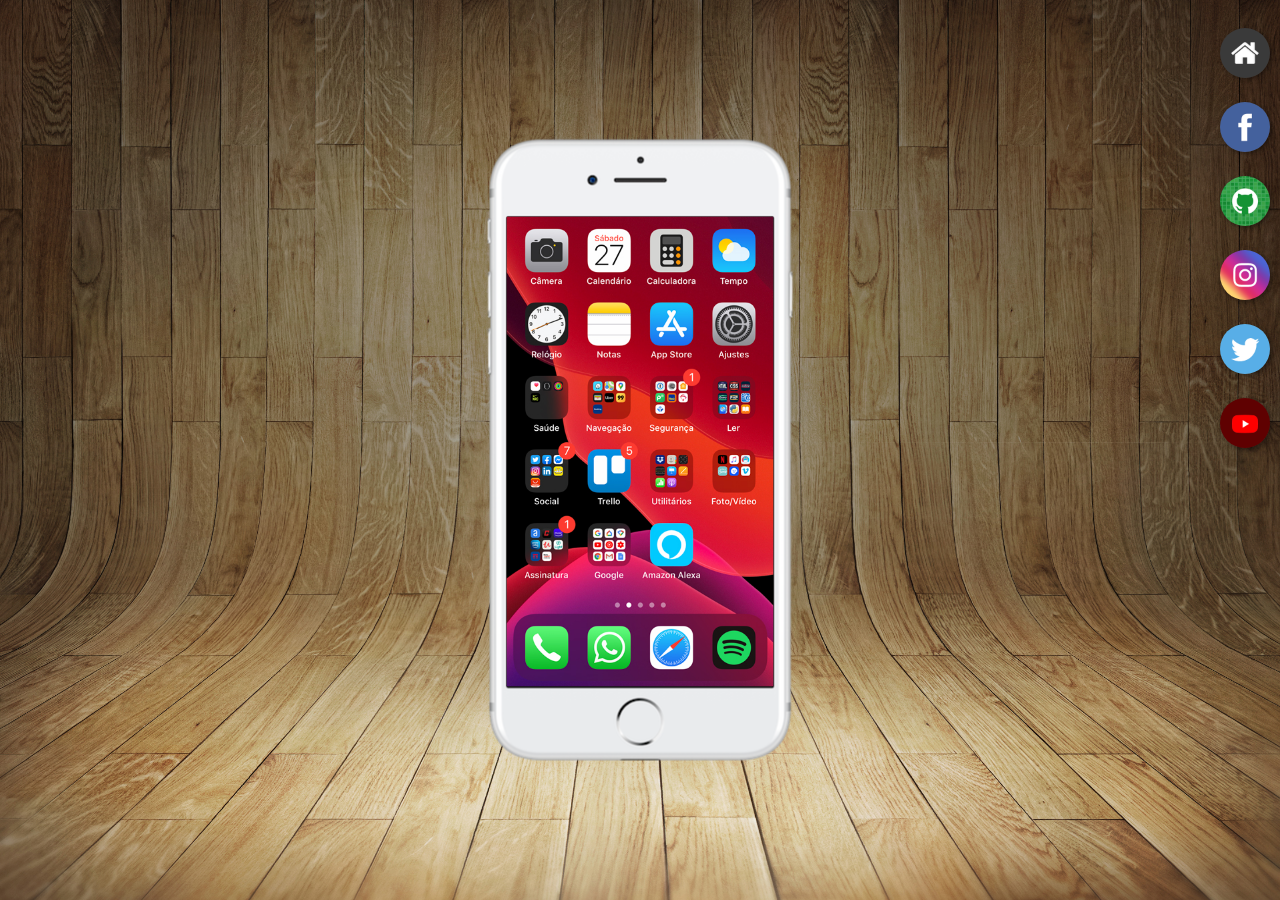
<file: index.html>
<!DOCTYPE html>
<html lang="pt-br">
<head>
    <meta charset="UTF-8">
    <meta name="viewport" content="width=device-width, initial-scale=1.0">
    <title>Projeto Redes Sociais</title>
    <link rel="shortcut icon" href="favicon.ico" type="image/x-icon">
    <link rel="stylesheet" href="estilos/style.css">
</head>
<body> 
    <main>
        <section id="telefone">
            <iframe src="home.html" frameborder="0" name="tela" id="tela" >
                Seu Navegador não é compativel com isso.
            </iframe>
        </section>
        <section id="redes-sociais">
            <a href="home.html" target="tela"><br><img src="imagens/logo-home.jpg" alt="Home"></a>
            <a href="facebook.html" target="tela"><br><img src="imagens/logo-facebook.jpg" alt="Facebook"></a>
            <a href="github.html" target="tela"><br><img src="imagens/logo-github.jpg" alt=""></a>
            <a href="instagram.html" target="tela"><br><img src="imagens/logo-instagram.jpg" alt="Instagram"></a>
            <a href="twitter.html" target="tela"><br><img src="imagens/logo-twitter.jpg" alt="Twitter"></a>
            <a href="youtube.html" target="tela"><br><img src="imagens/logo-youtube.jpg" alt="Youtube"></a>
        </section>
    </main>
</body>
</html>
</file>
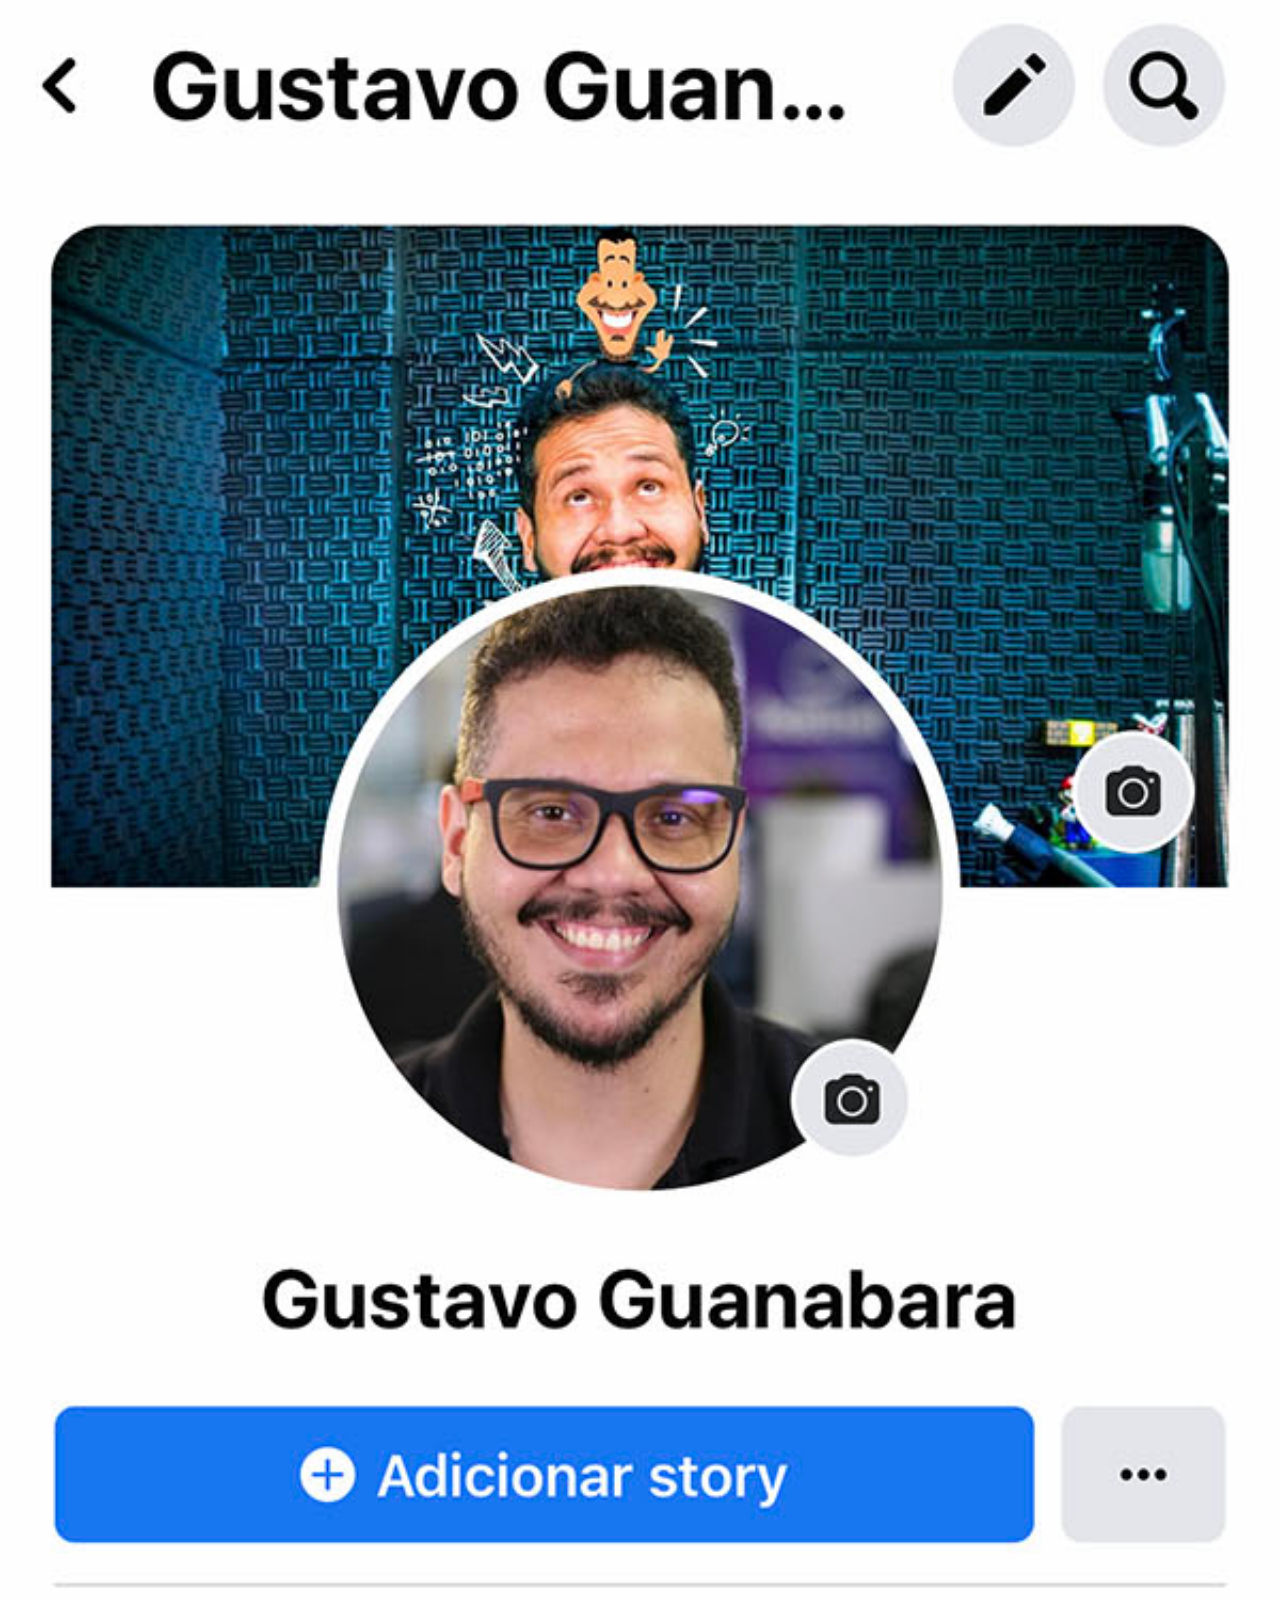
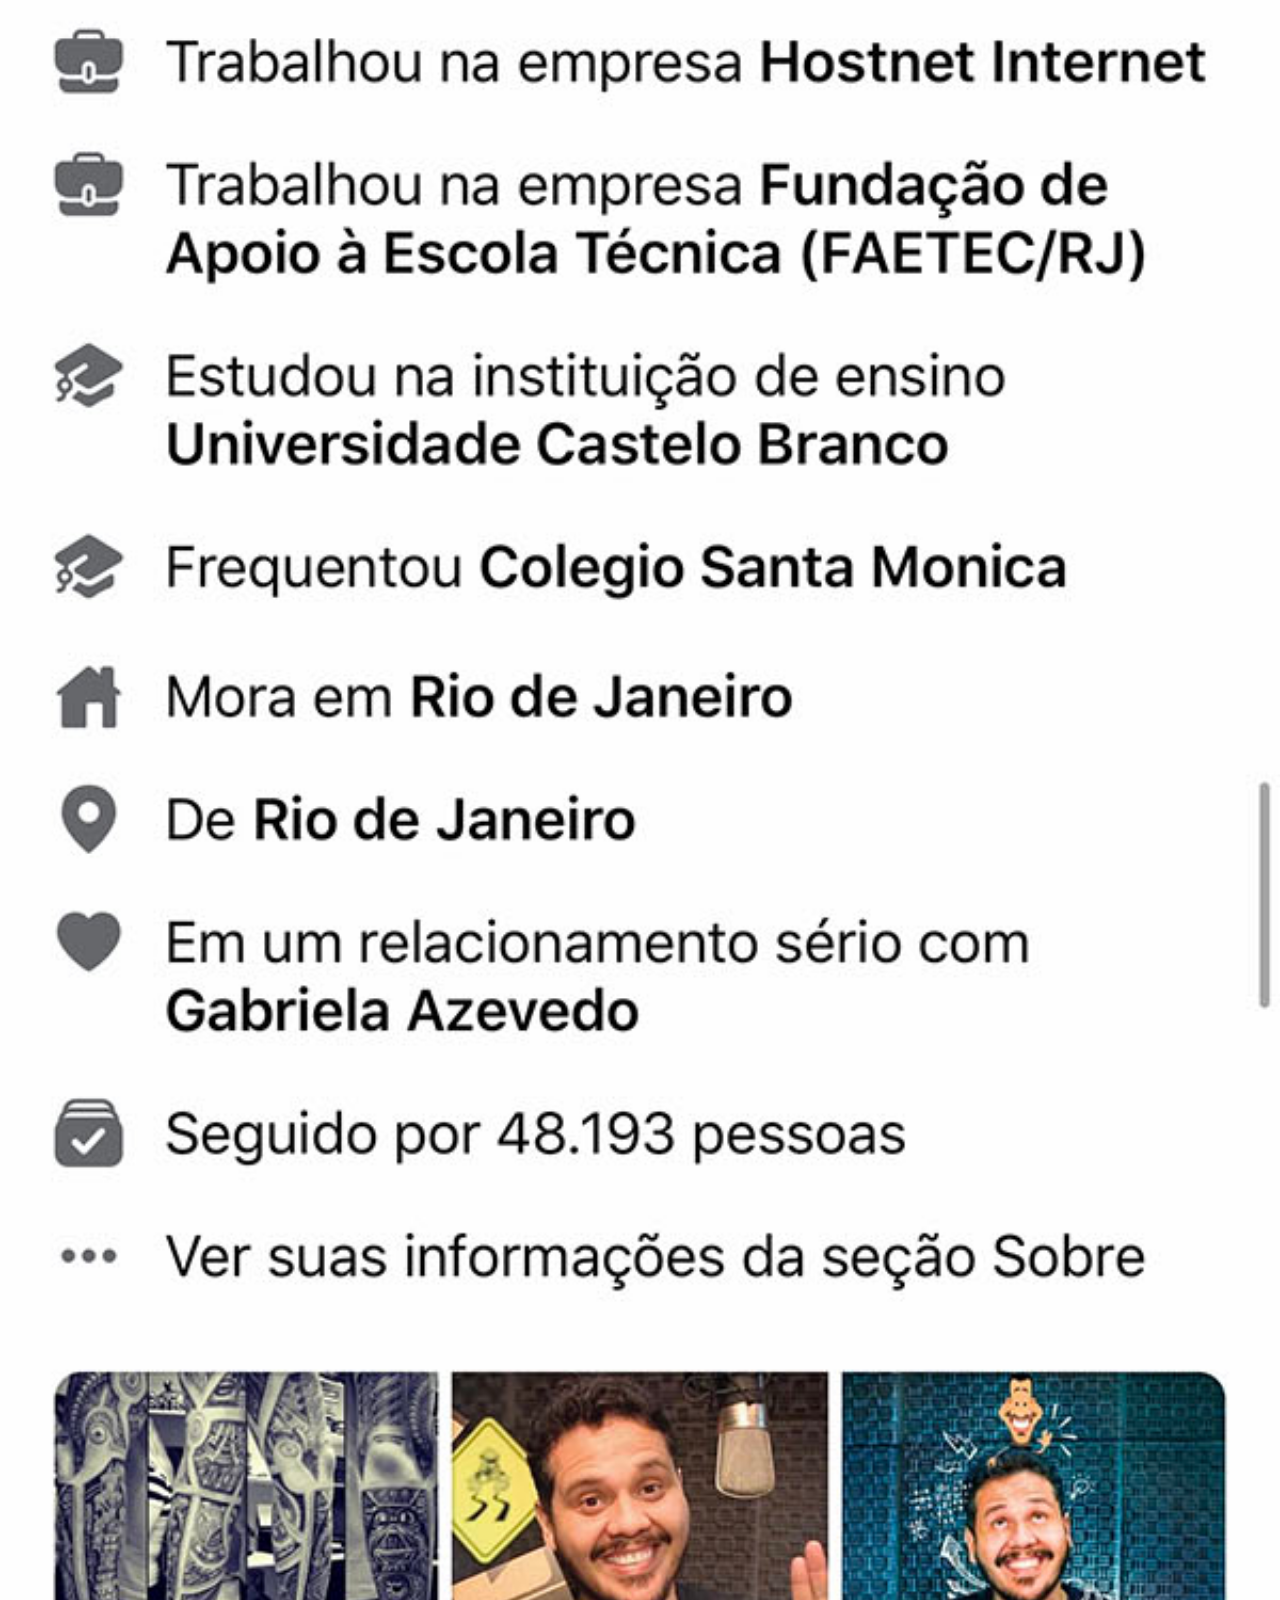
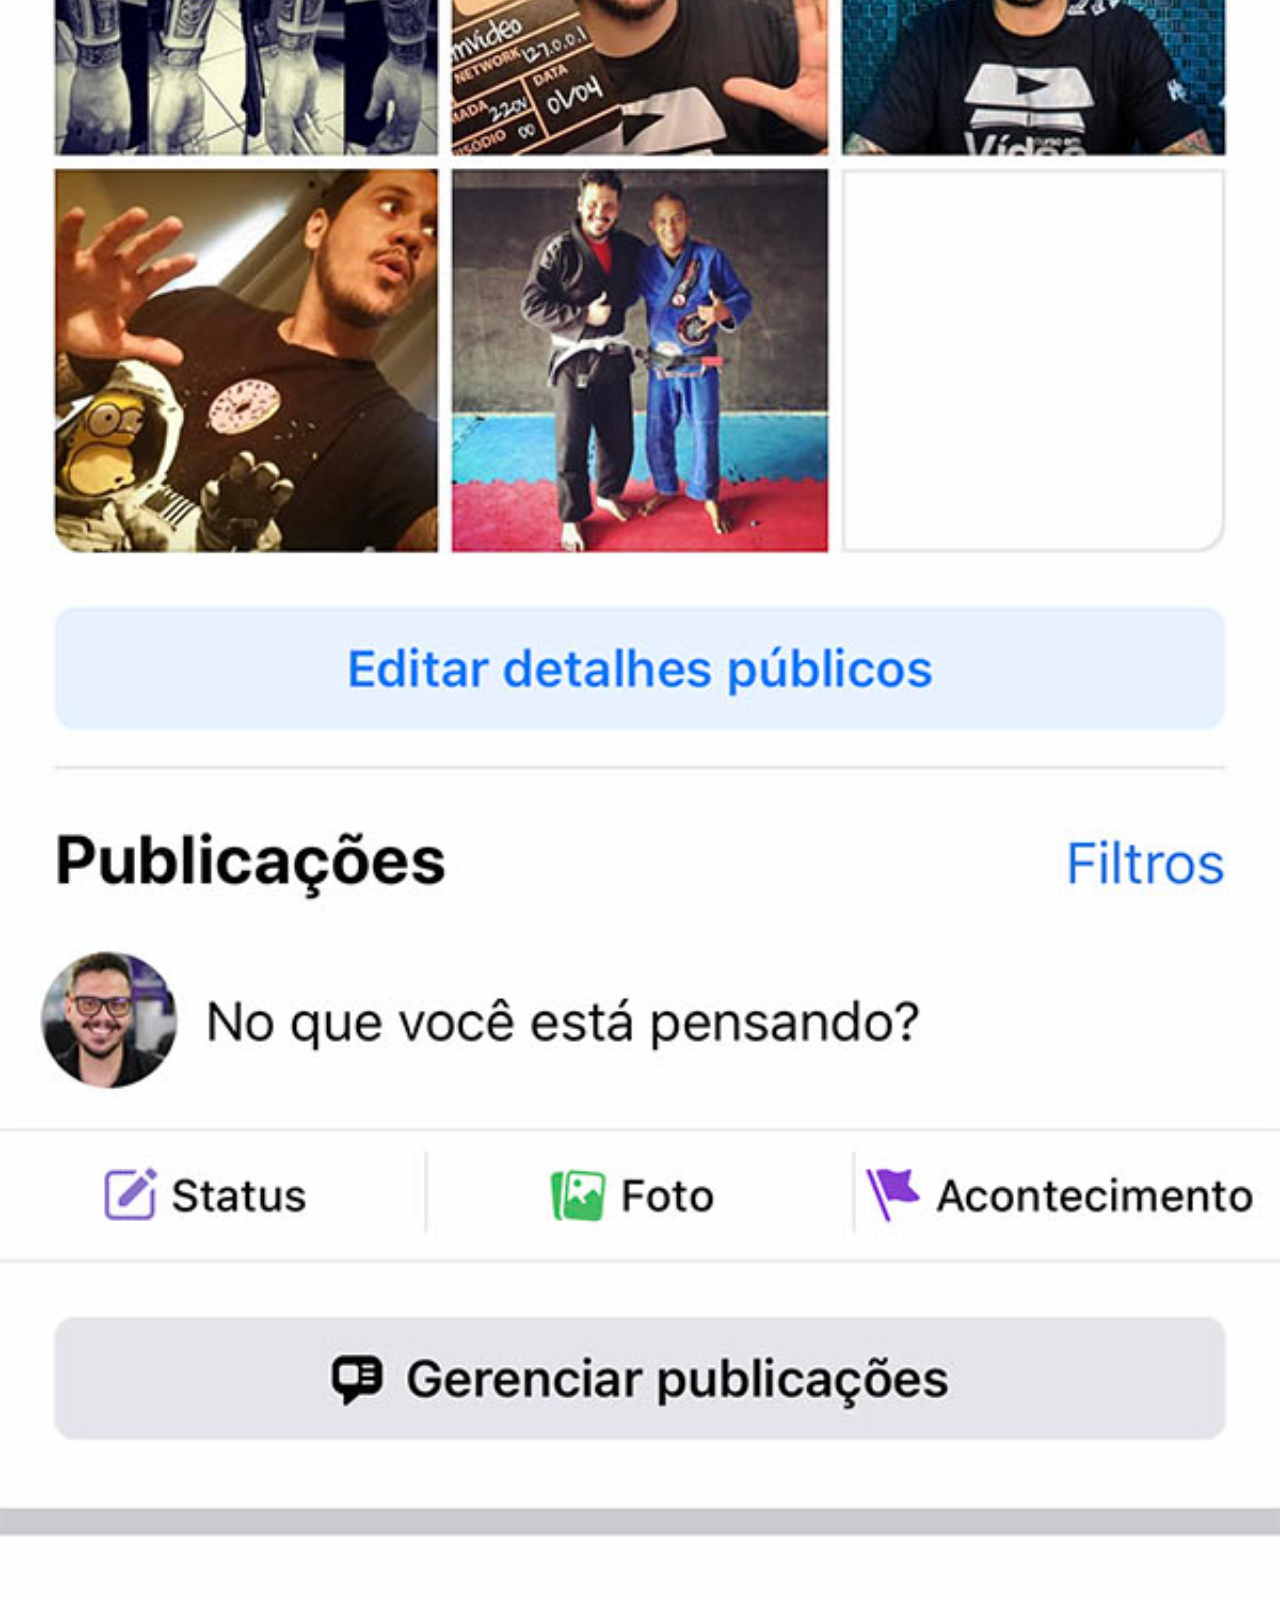
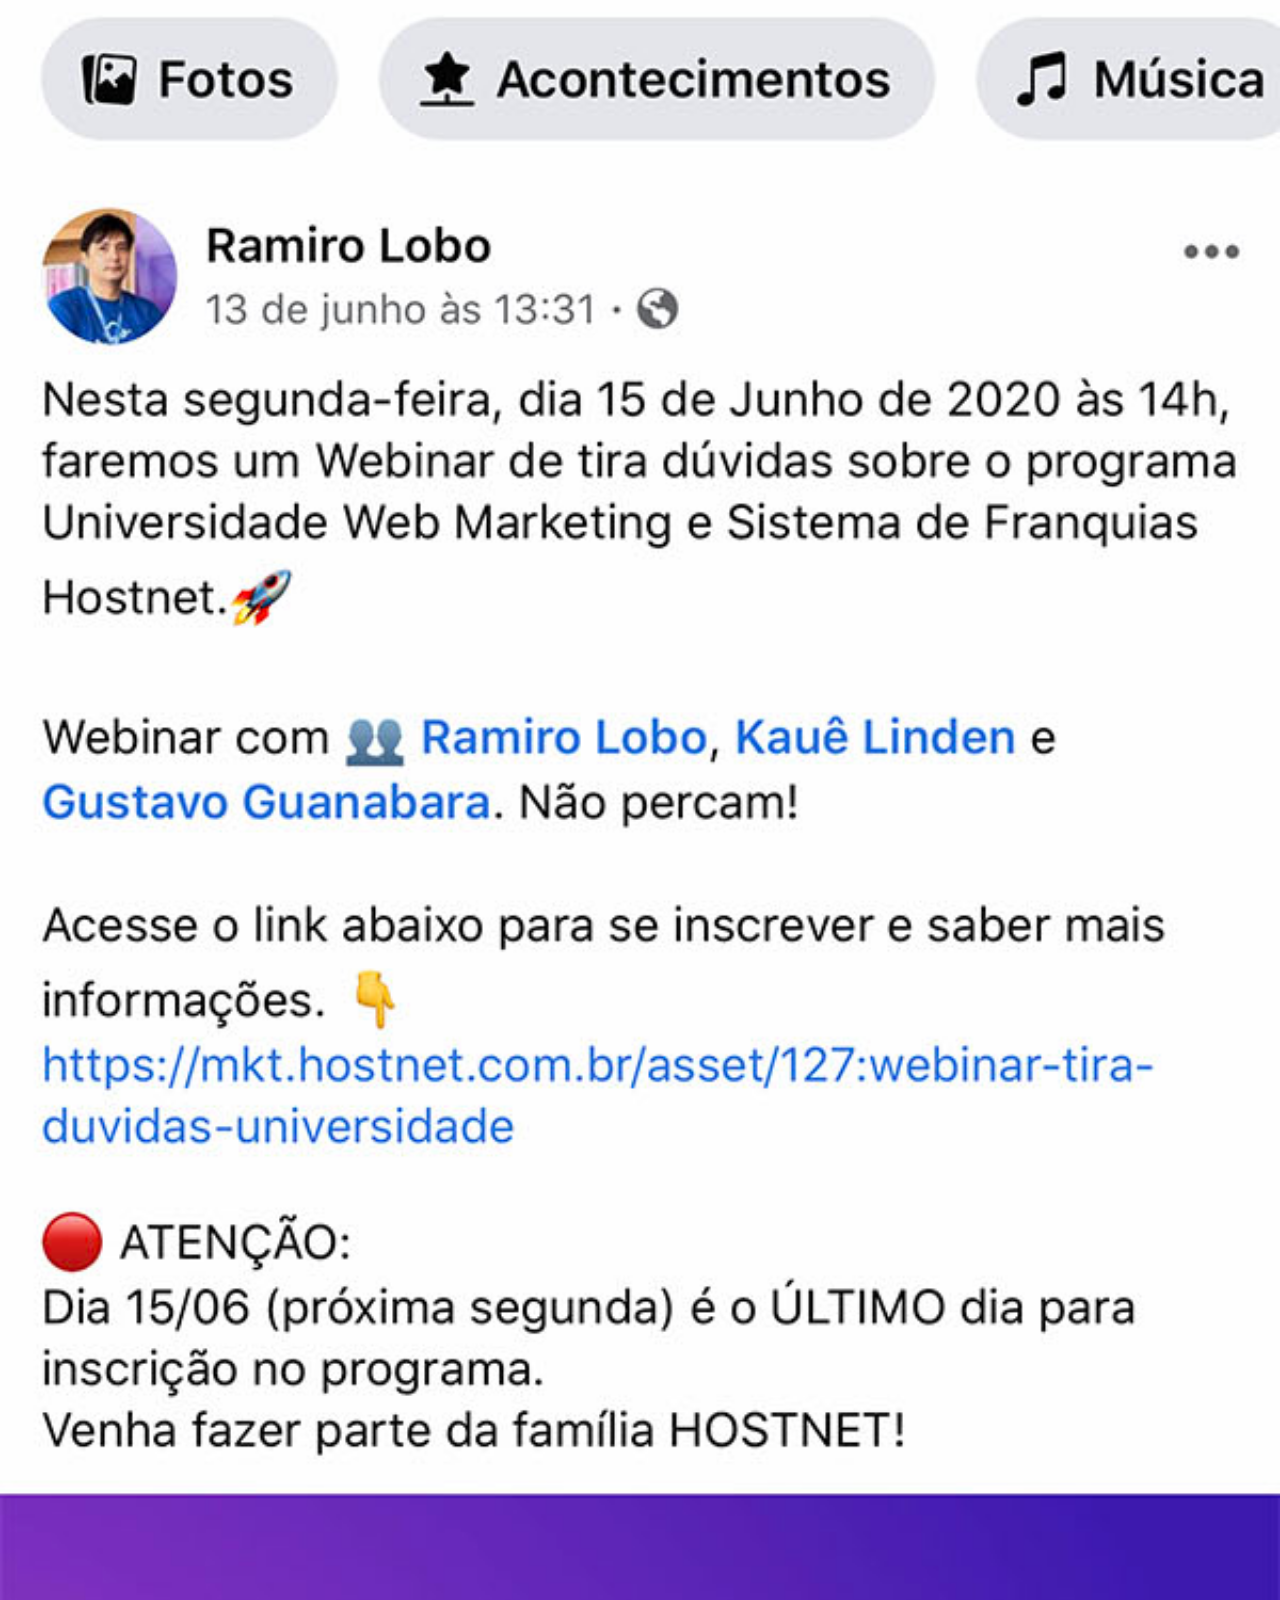
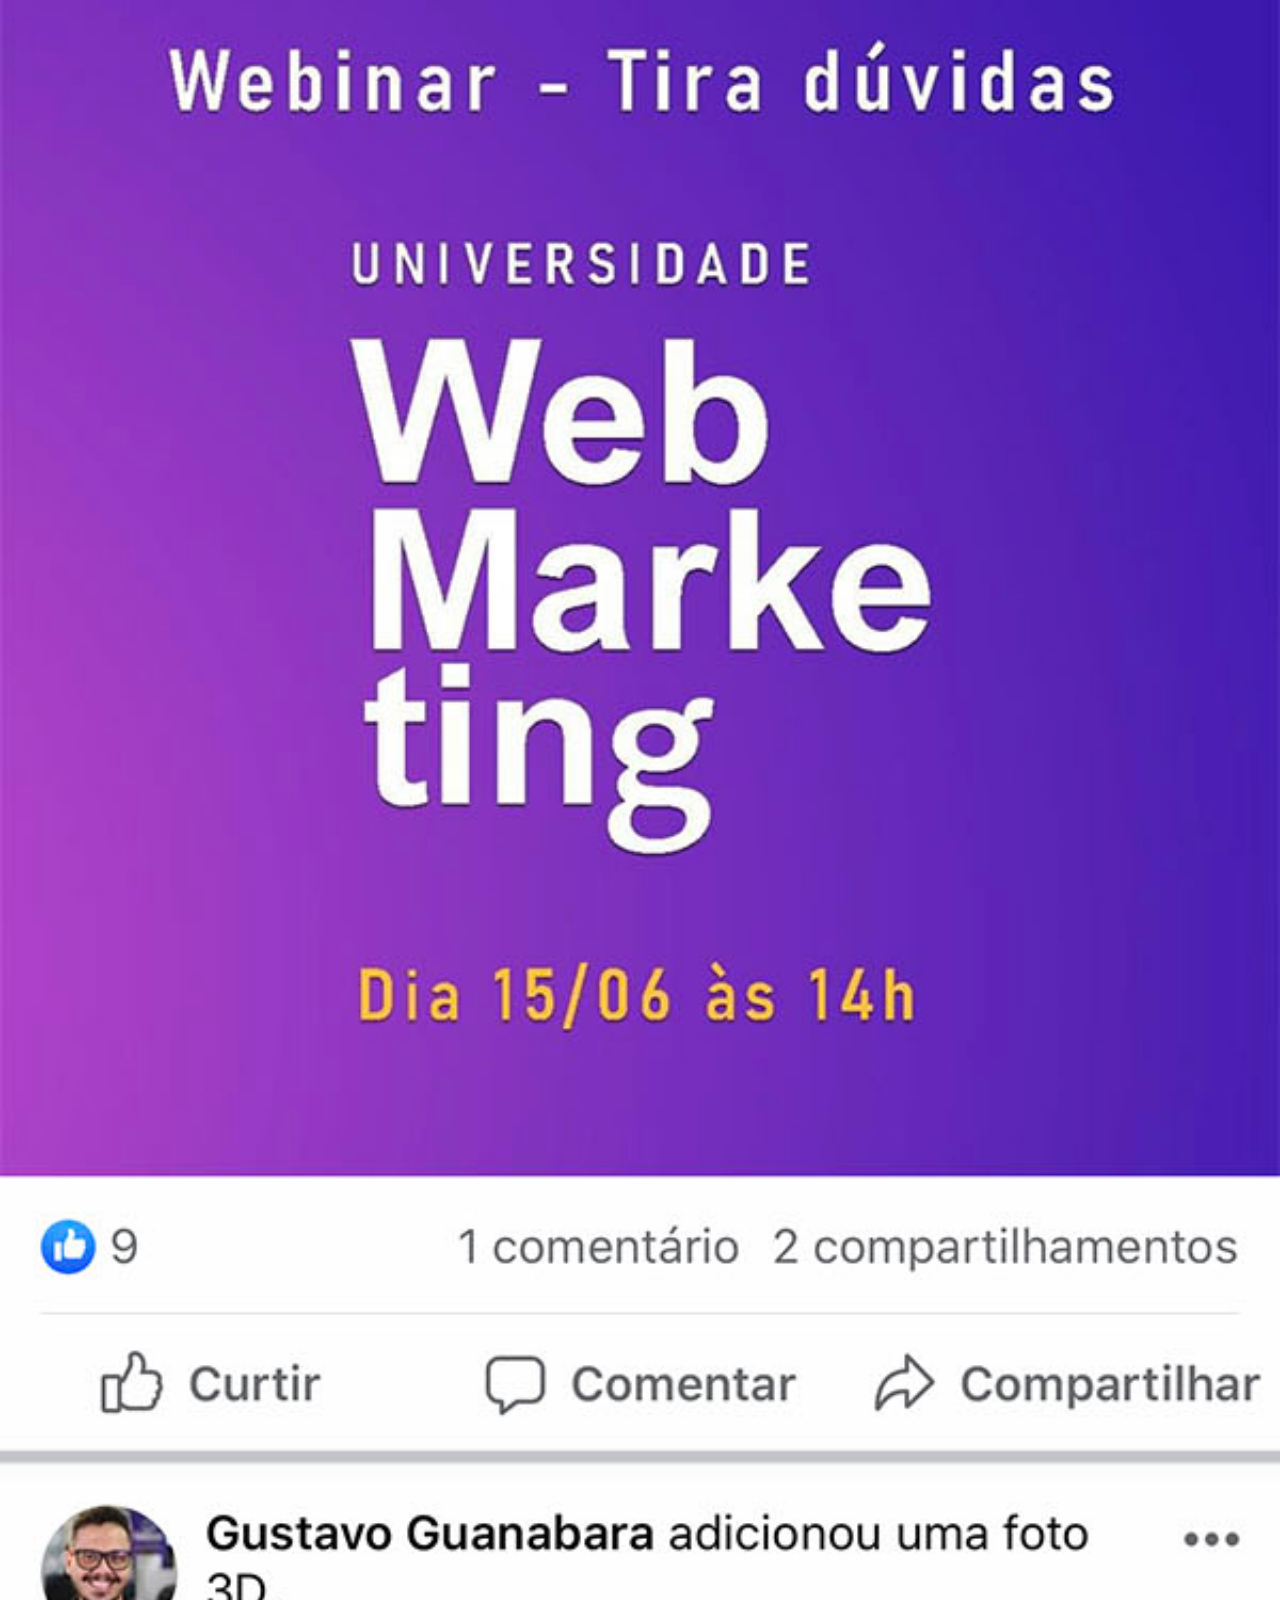
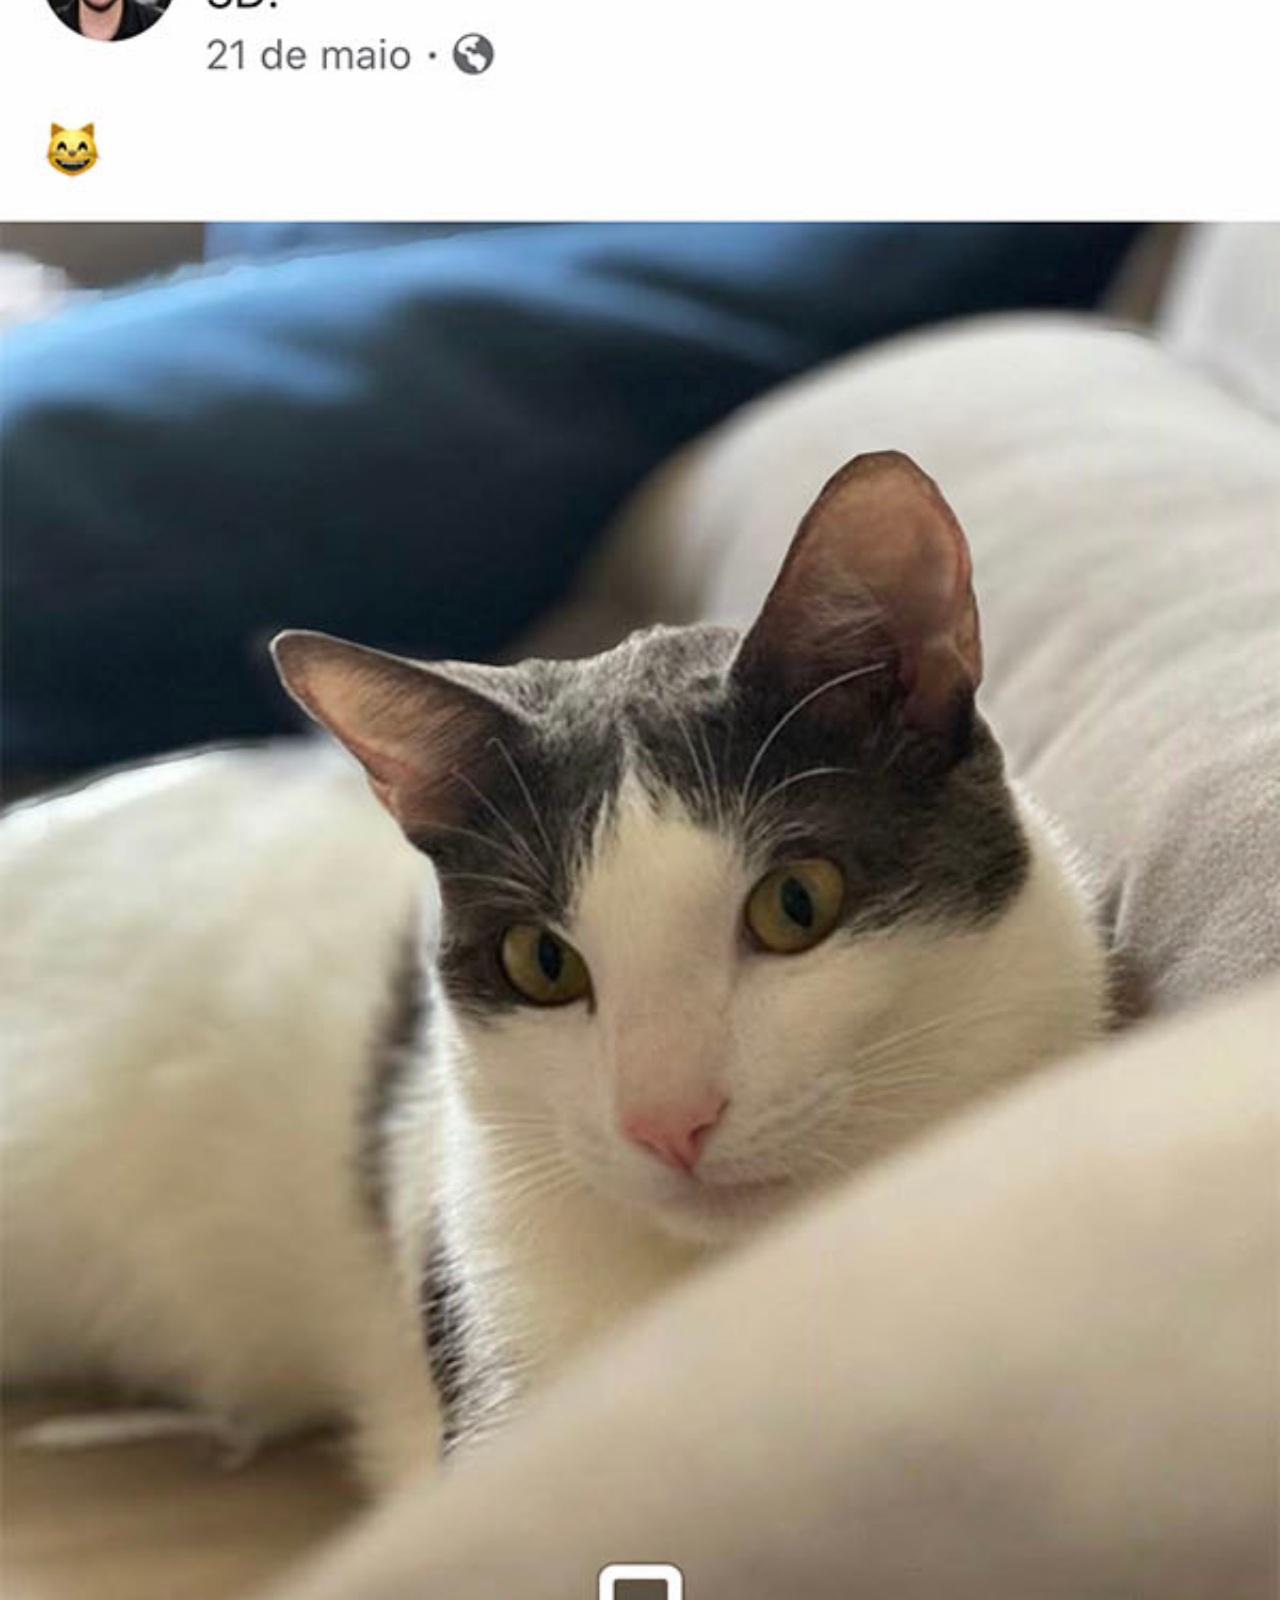
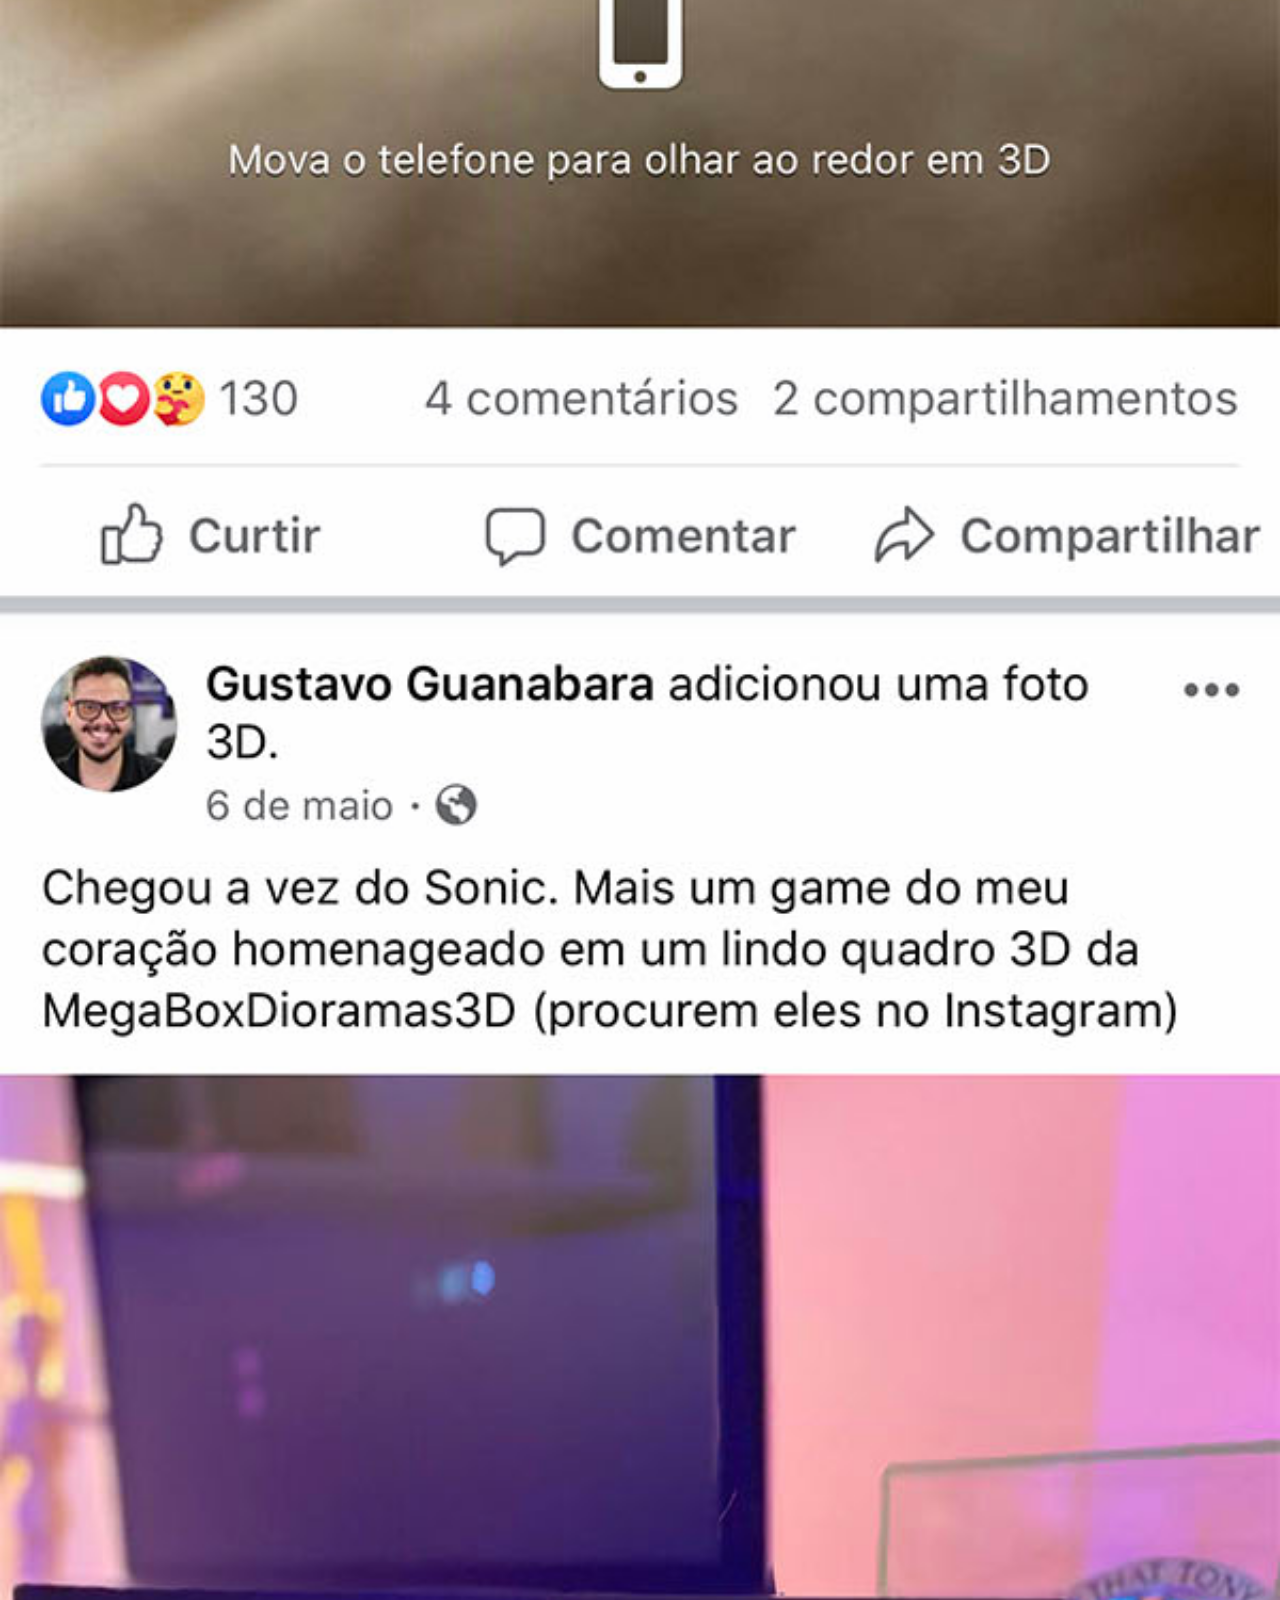
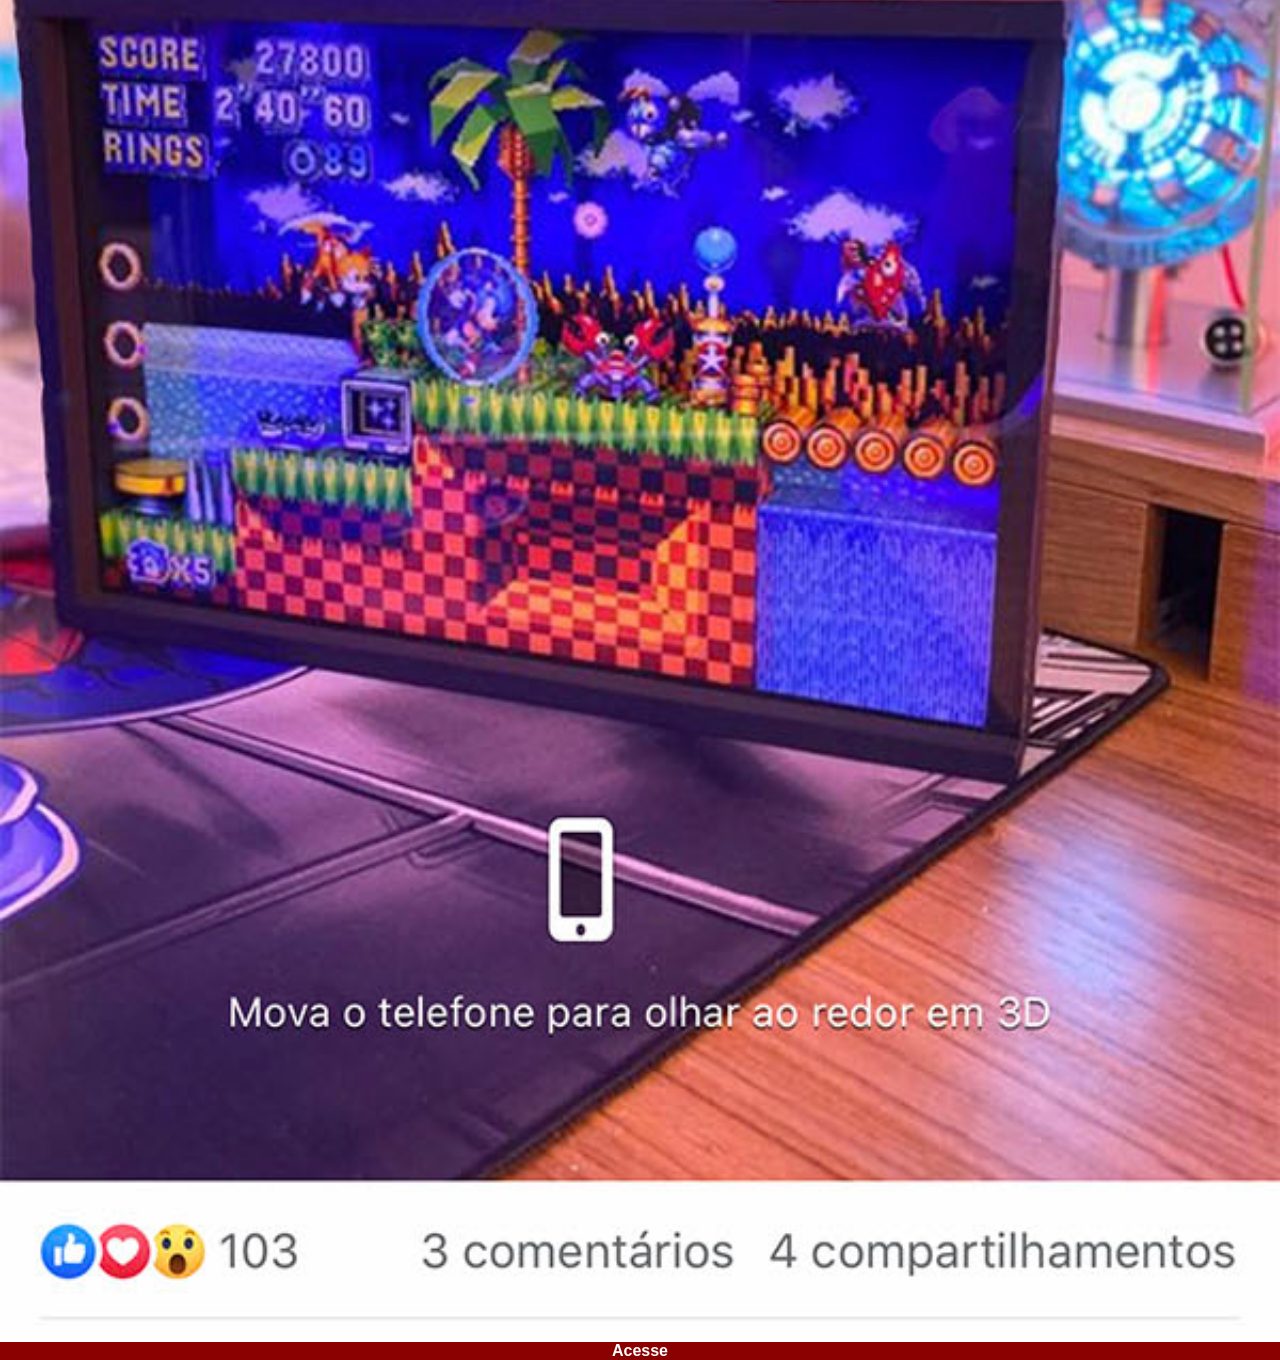
<file: facebook.html>
<!DOCTYPE html>
<html lang="pt-br">
<head>
    <meta charset="UTF-8">
    <meta name="viewport" content="width=device-width, initial-scale=1.0">
    <title>Facebook</title>
    <style>
        * {
            margin: 0px;
            padding: 0px;
            font-family: Arial, Helvetica, sans-serif;
        }
        ::-webkit-scrollbar {
            width: 0;
            height: 0;
        }

        img {
            width: 100vw;

        }
        a{
            display: block;
            background-color: darkred;
            color: white;
            text-align: center;
            font-weight: bolder;
            text-decoration: none;
        }
        a:hover {
            background-color: red;
        }
    </style>
</head>
<body>
    <img src="imagens/tela-facebook.jpg" alt="facebook">
    <a href="https://www.facebook.com/allanthiago.171" target="_blank">Acesse</a>
</body>
</html>
</file>
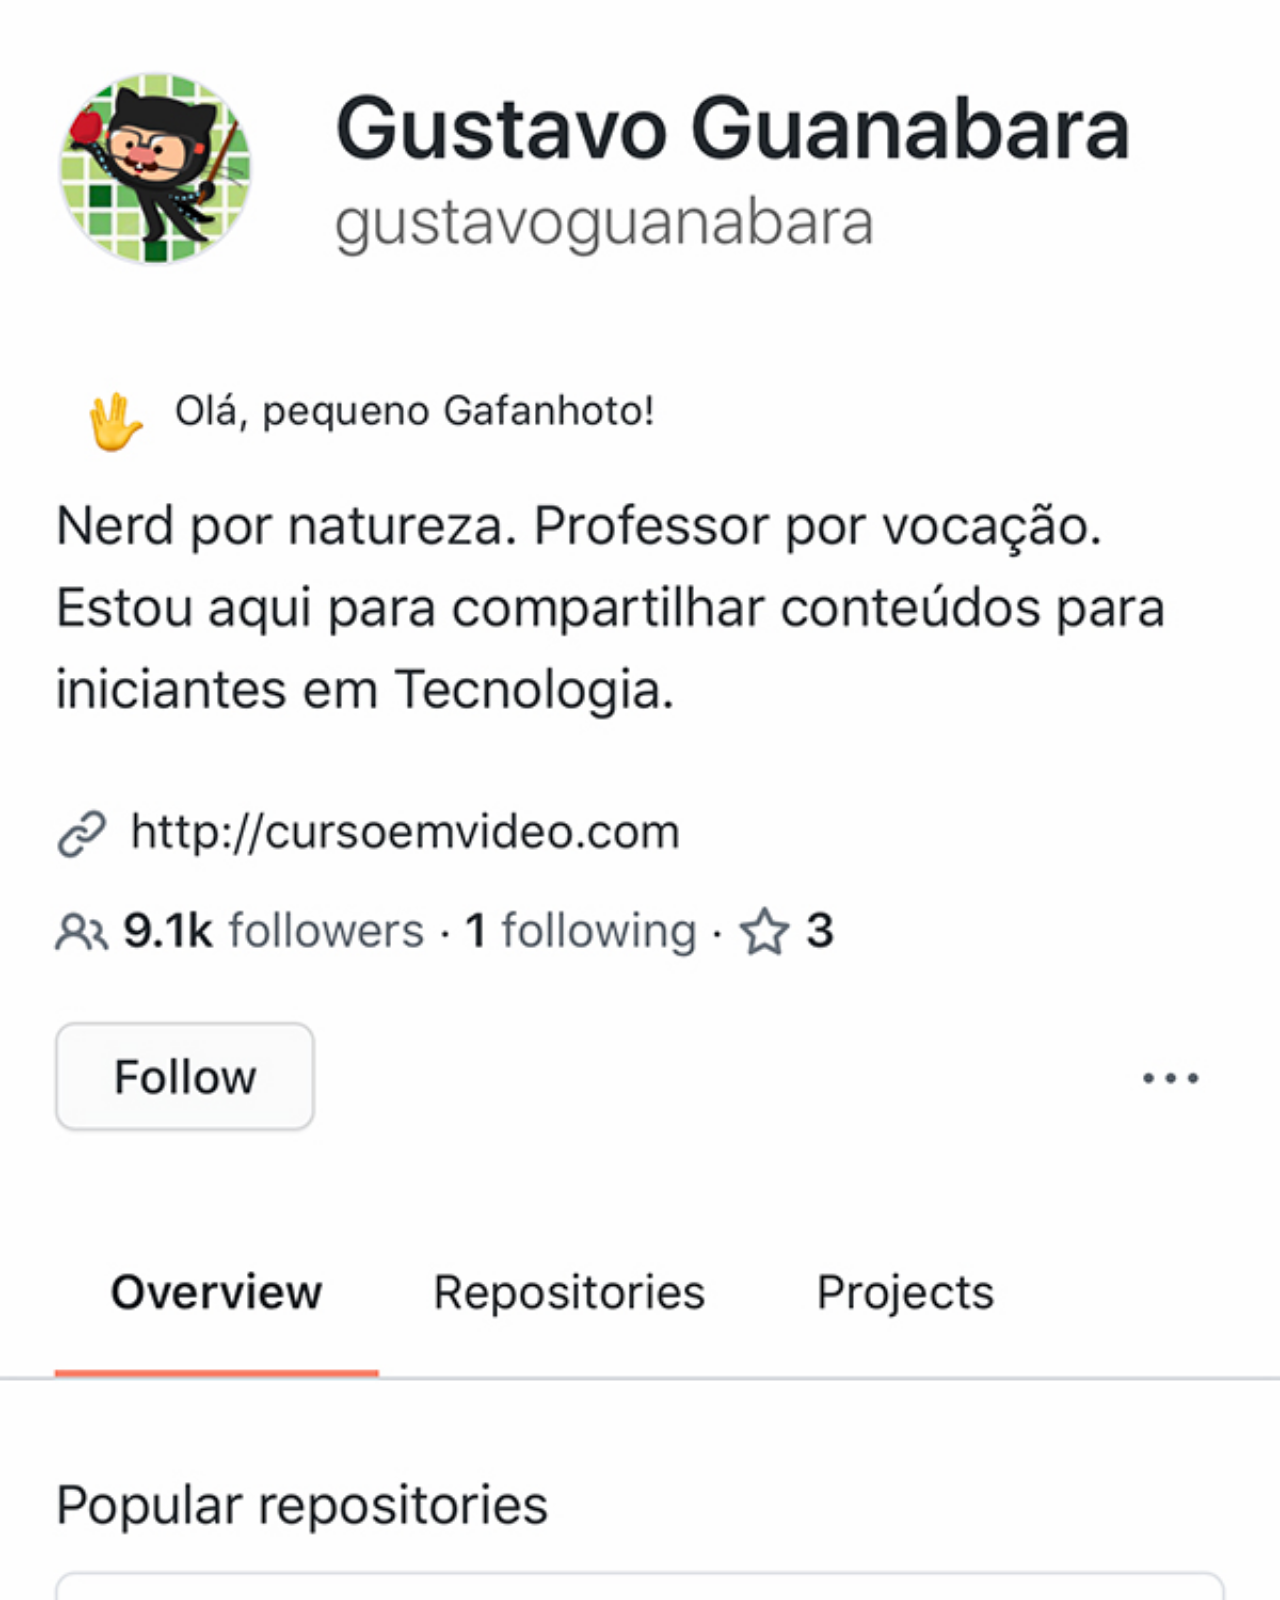
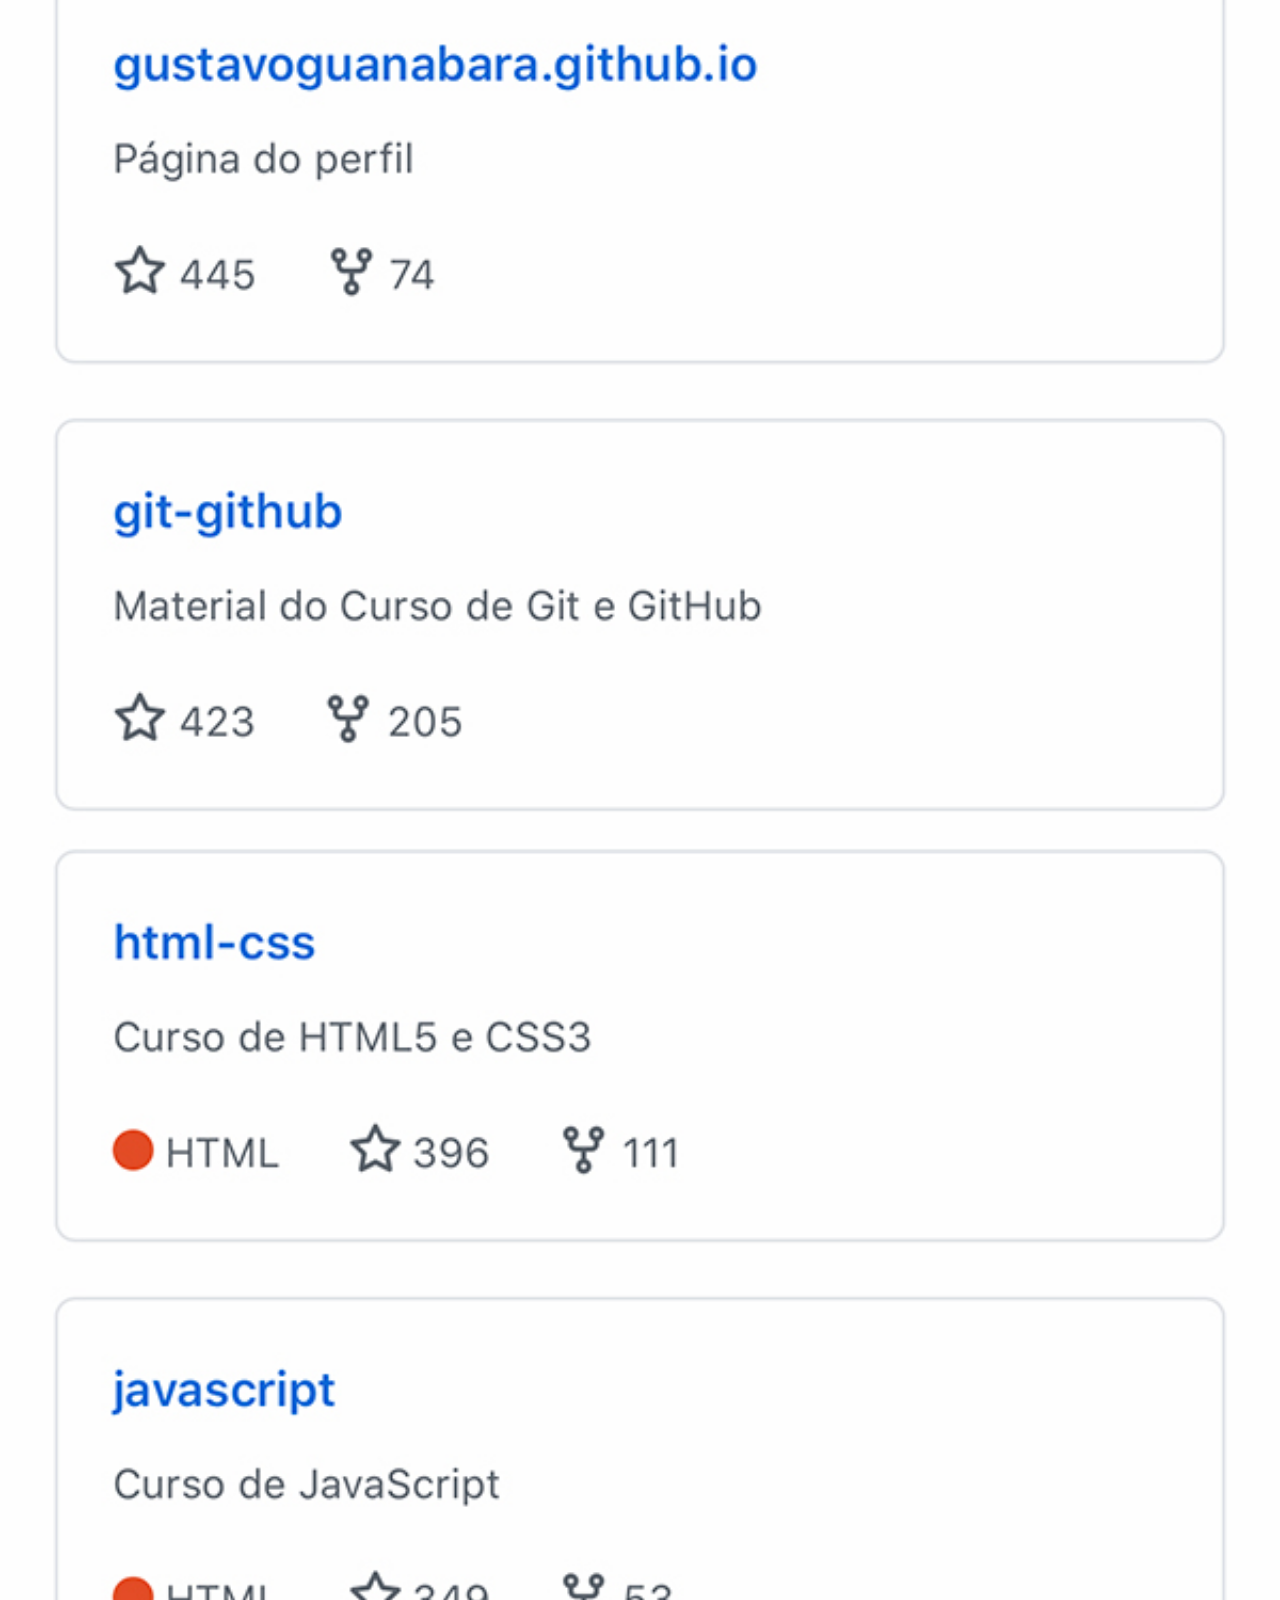
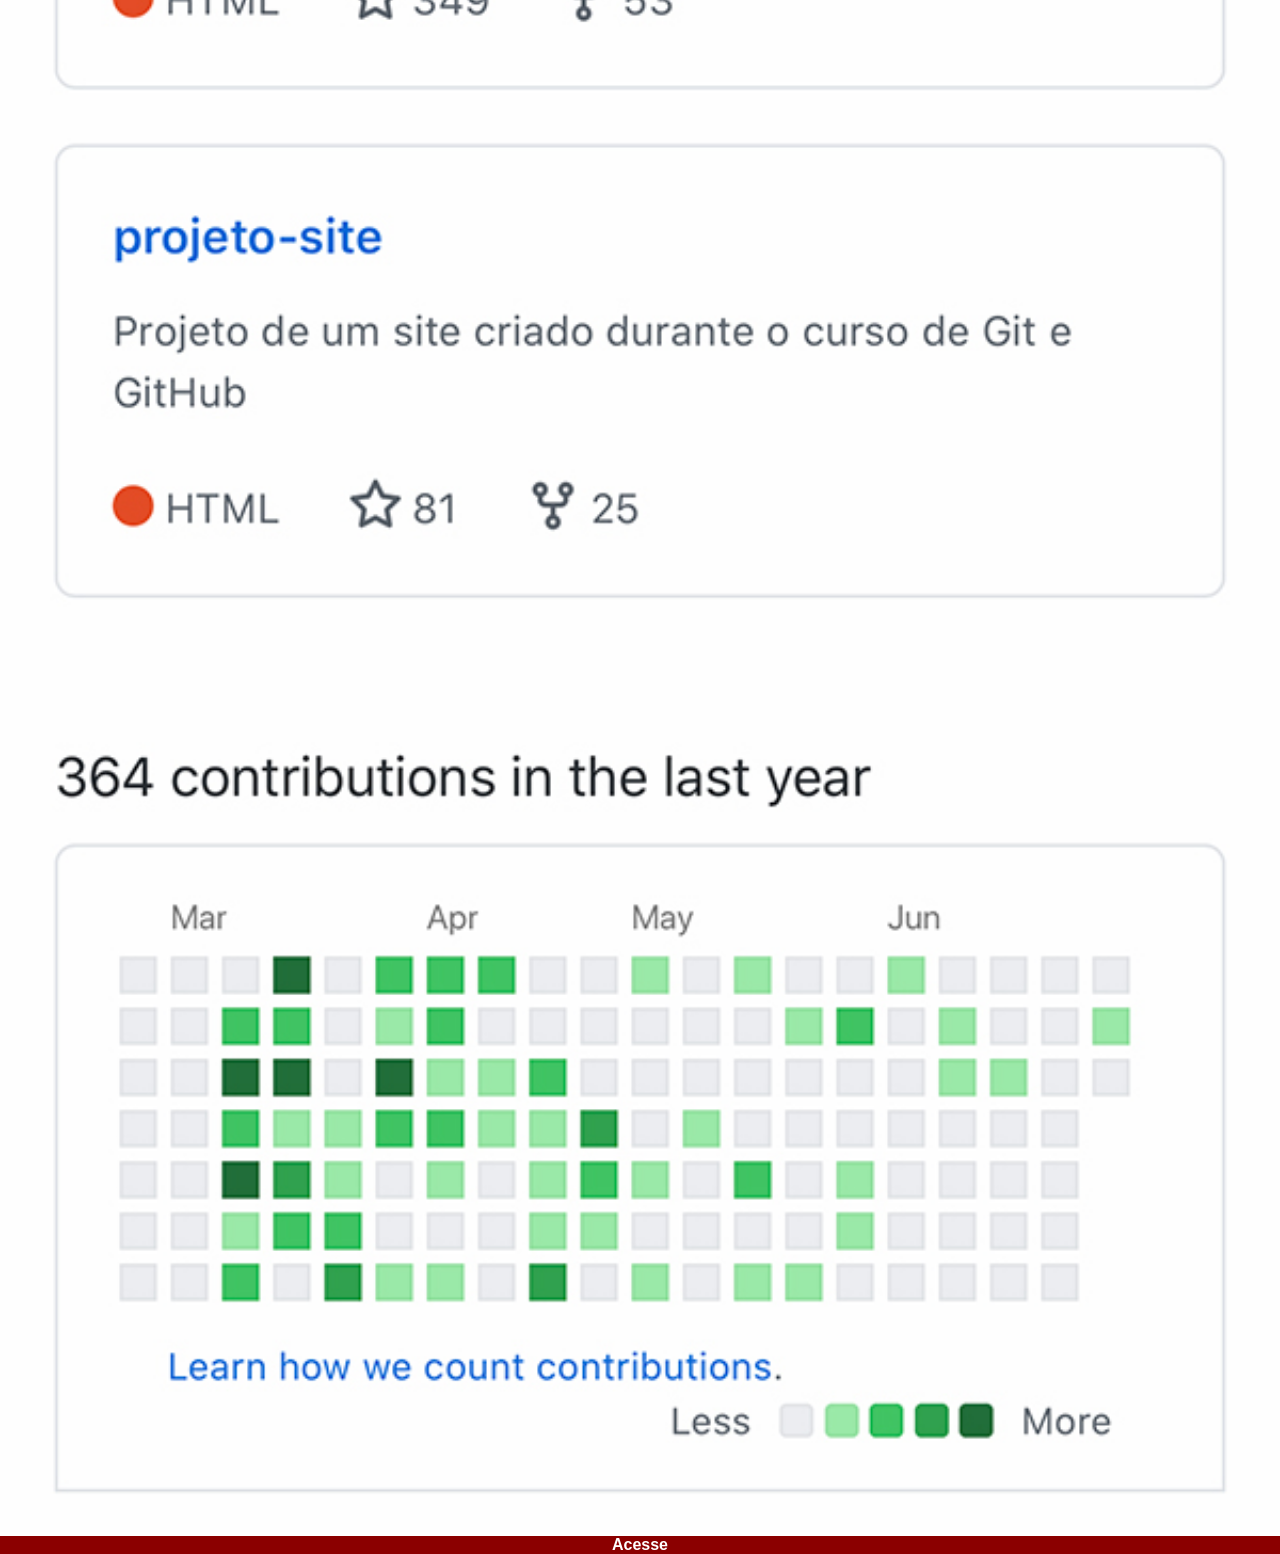
<file: github.html>
<!DOCTYPE html>
<html lang="pt-br">
<head>
    <meta charset="UTF-8">
    <meta name="viewport" content="width=device-width, initial-scale=1.0">
    <title>Github</title>
    <style>
        * {
            margin: 0px;
            padding: 0px;
            font-family: Arial, Helvetica, sans-serif;
        }
        ::-webkit-scrollbar {
            width: 0;
            height: 0;
        }

        img {
            width: 100vw;

        }
        a{
            display: block;
            background-color: darkred;
            color: white;
            text-align: center;
            font-weight: bolder;
            text-decoration: none;
        }
        a:hover {
            background-color: red;
        }
    </style>
</head>
<body>
    <img src="imagens/tela-github.jpg" alt="Github">
    <a href="https://github.com/Macedoallan21" target="_blank">Acesse</a>
</body>
</html>
</file>
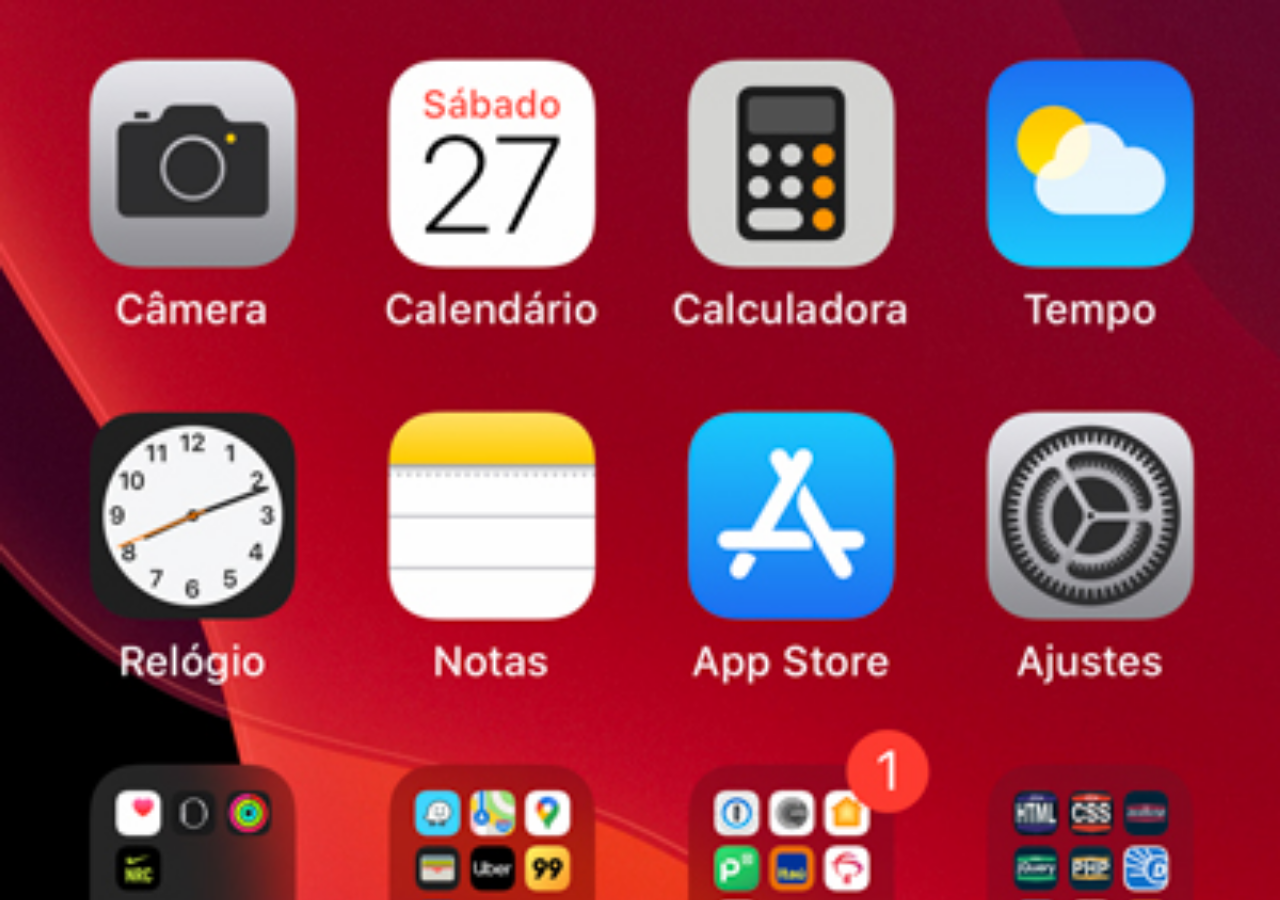
<file: home.html>
<!DOCTYPE html>
<html lang="pt-br">
<head>
    <meta charset="UTF-8">
    <meta name="viewport" content="width=device-width, initial-scale=1.0">
    <title>Home</title>
    <style>
        *{
            margin: 0px;
            padding: 0px;
        }
        body {
            width:100vw ;
            height:100vh;
            background: black url(imagens/tela-home.jpg) no-repeat top center;
            background-size: cover;
            background-attachment: fixed;
        }
    </style>
</head>
<body>
    
</body>
</html>
</file>
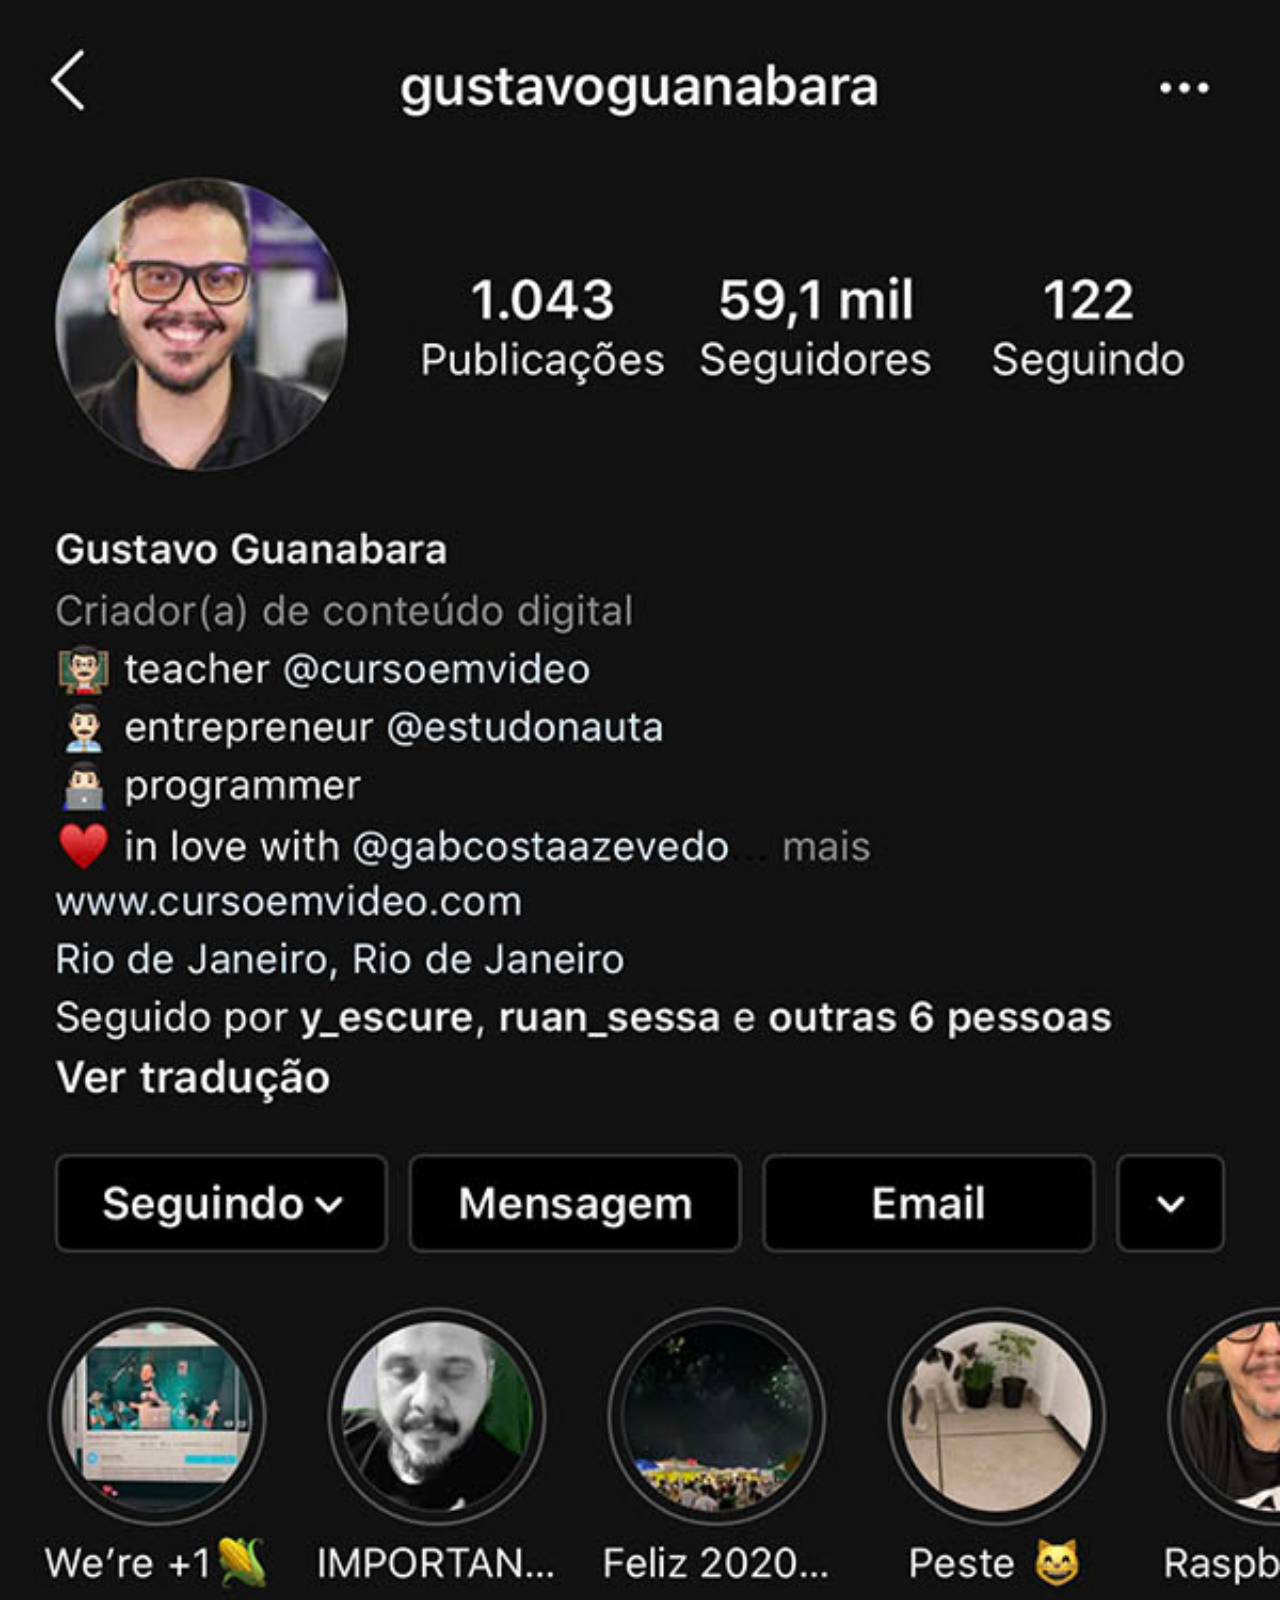
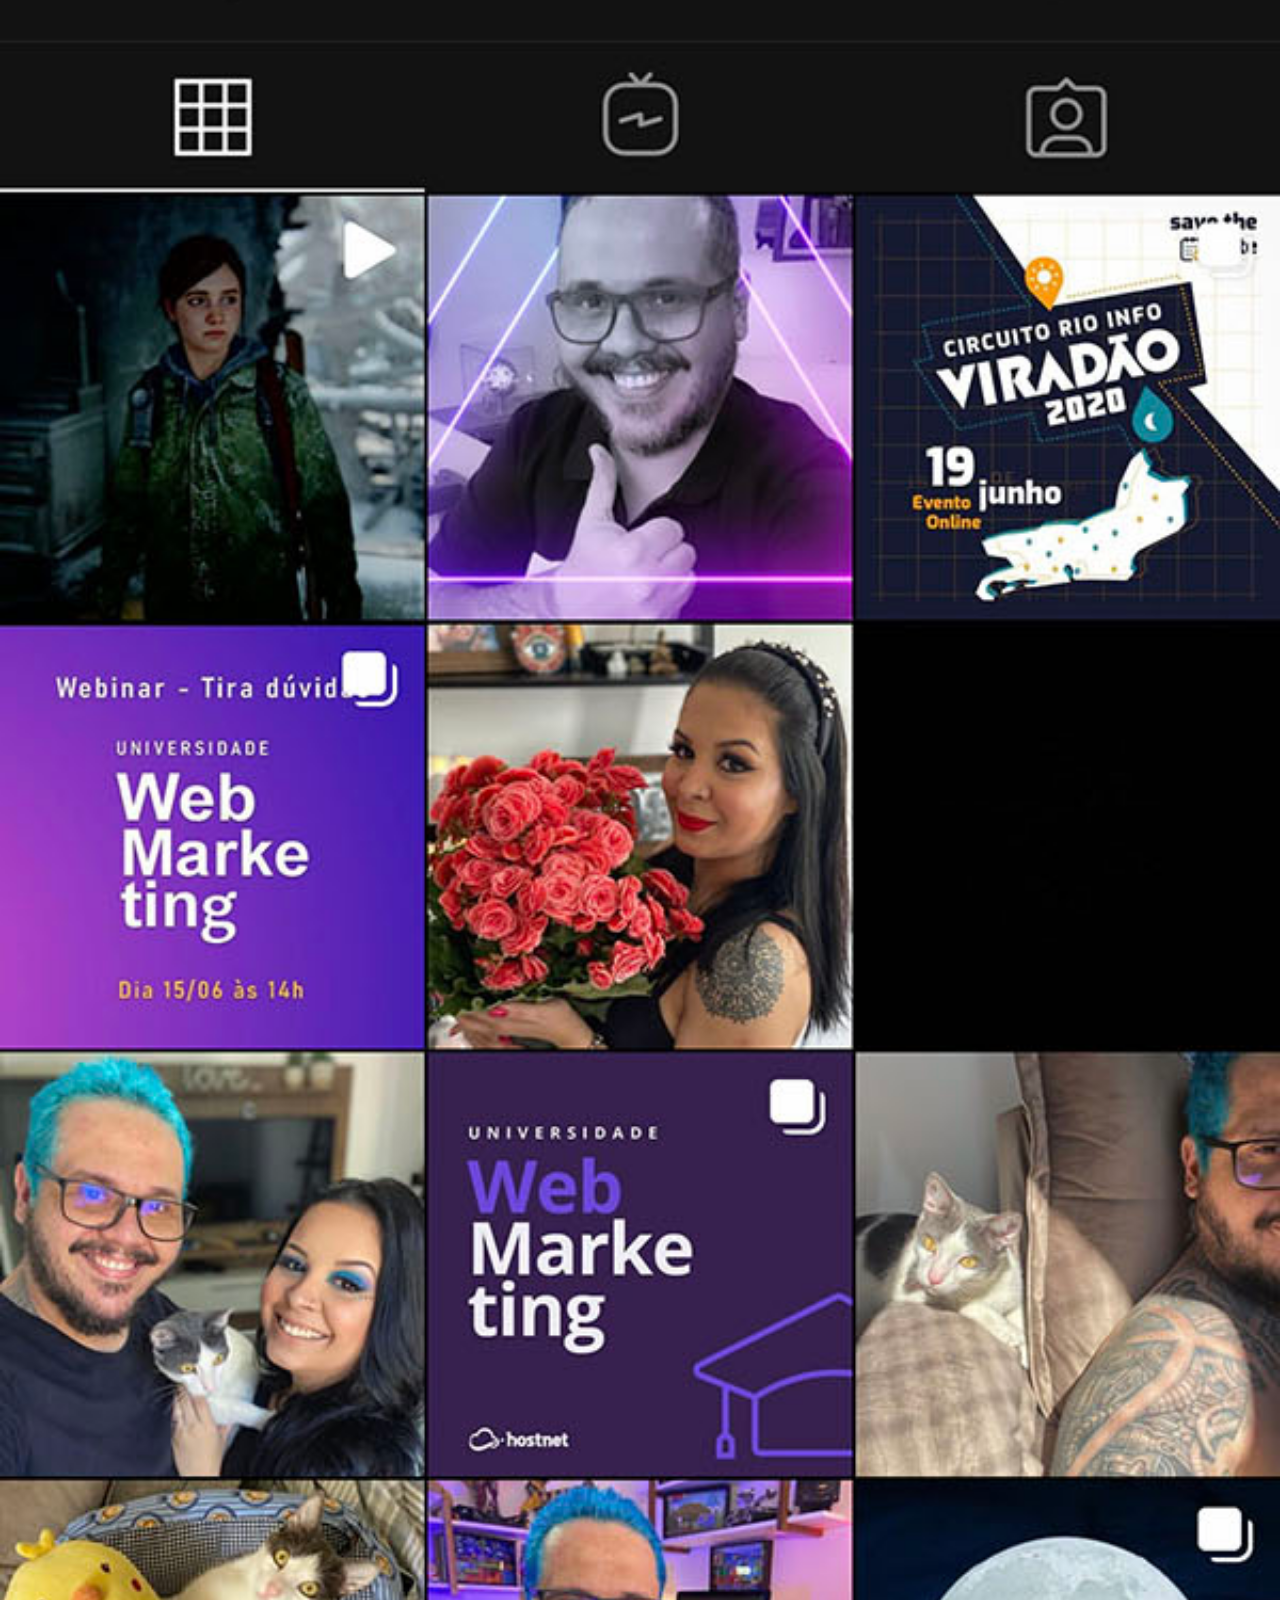
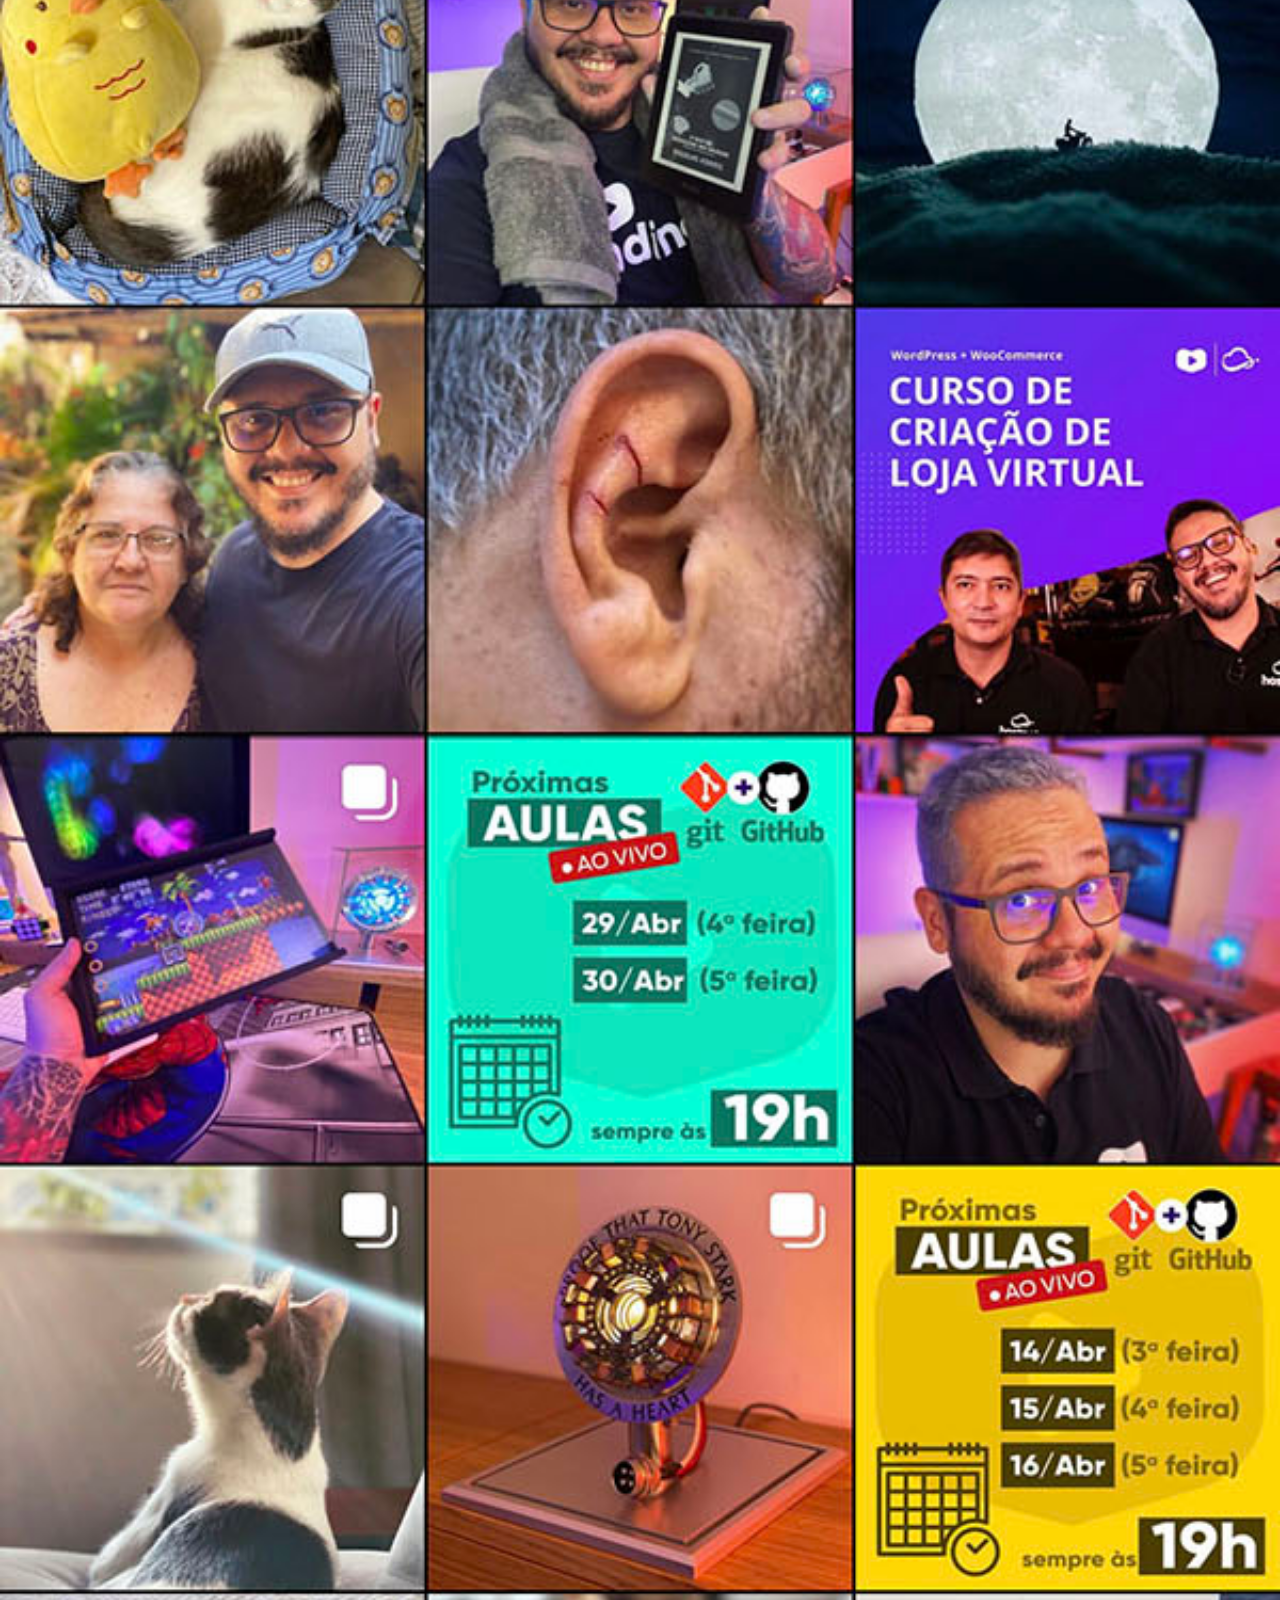
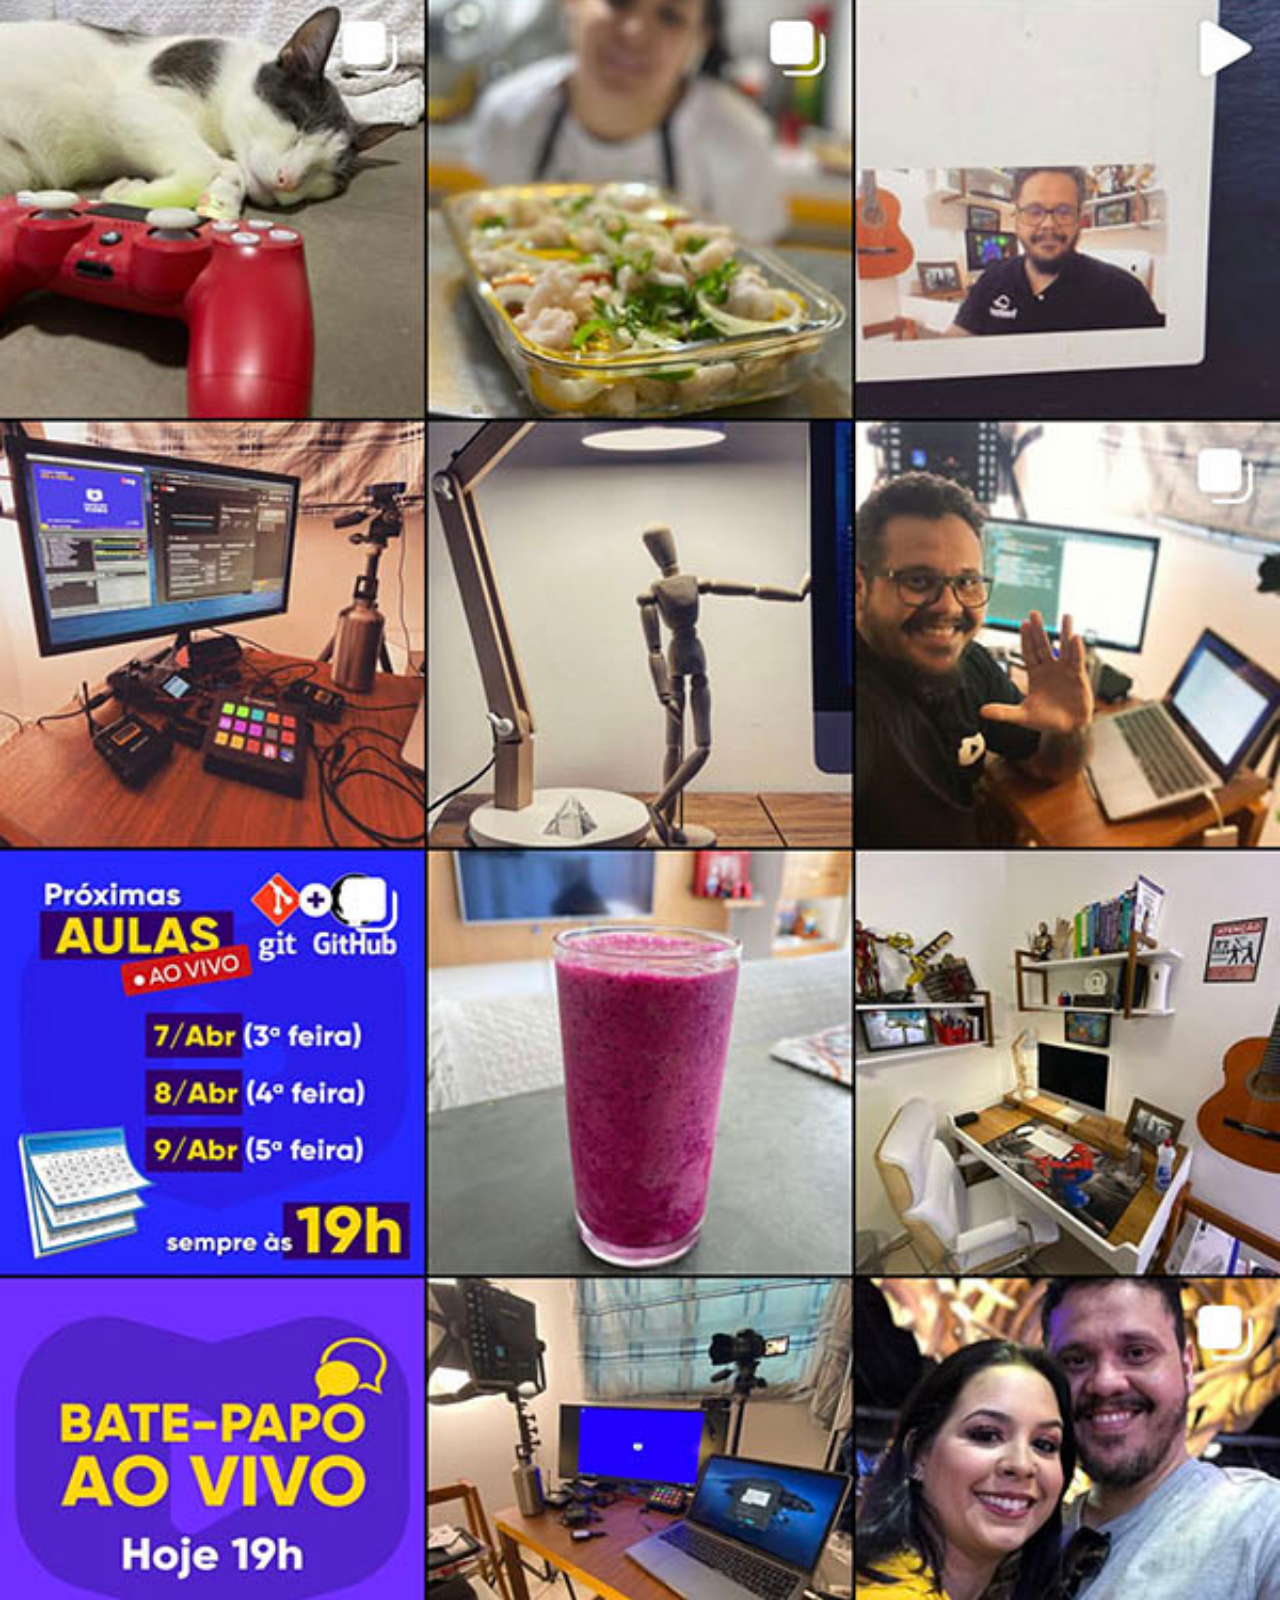
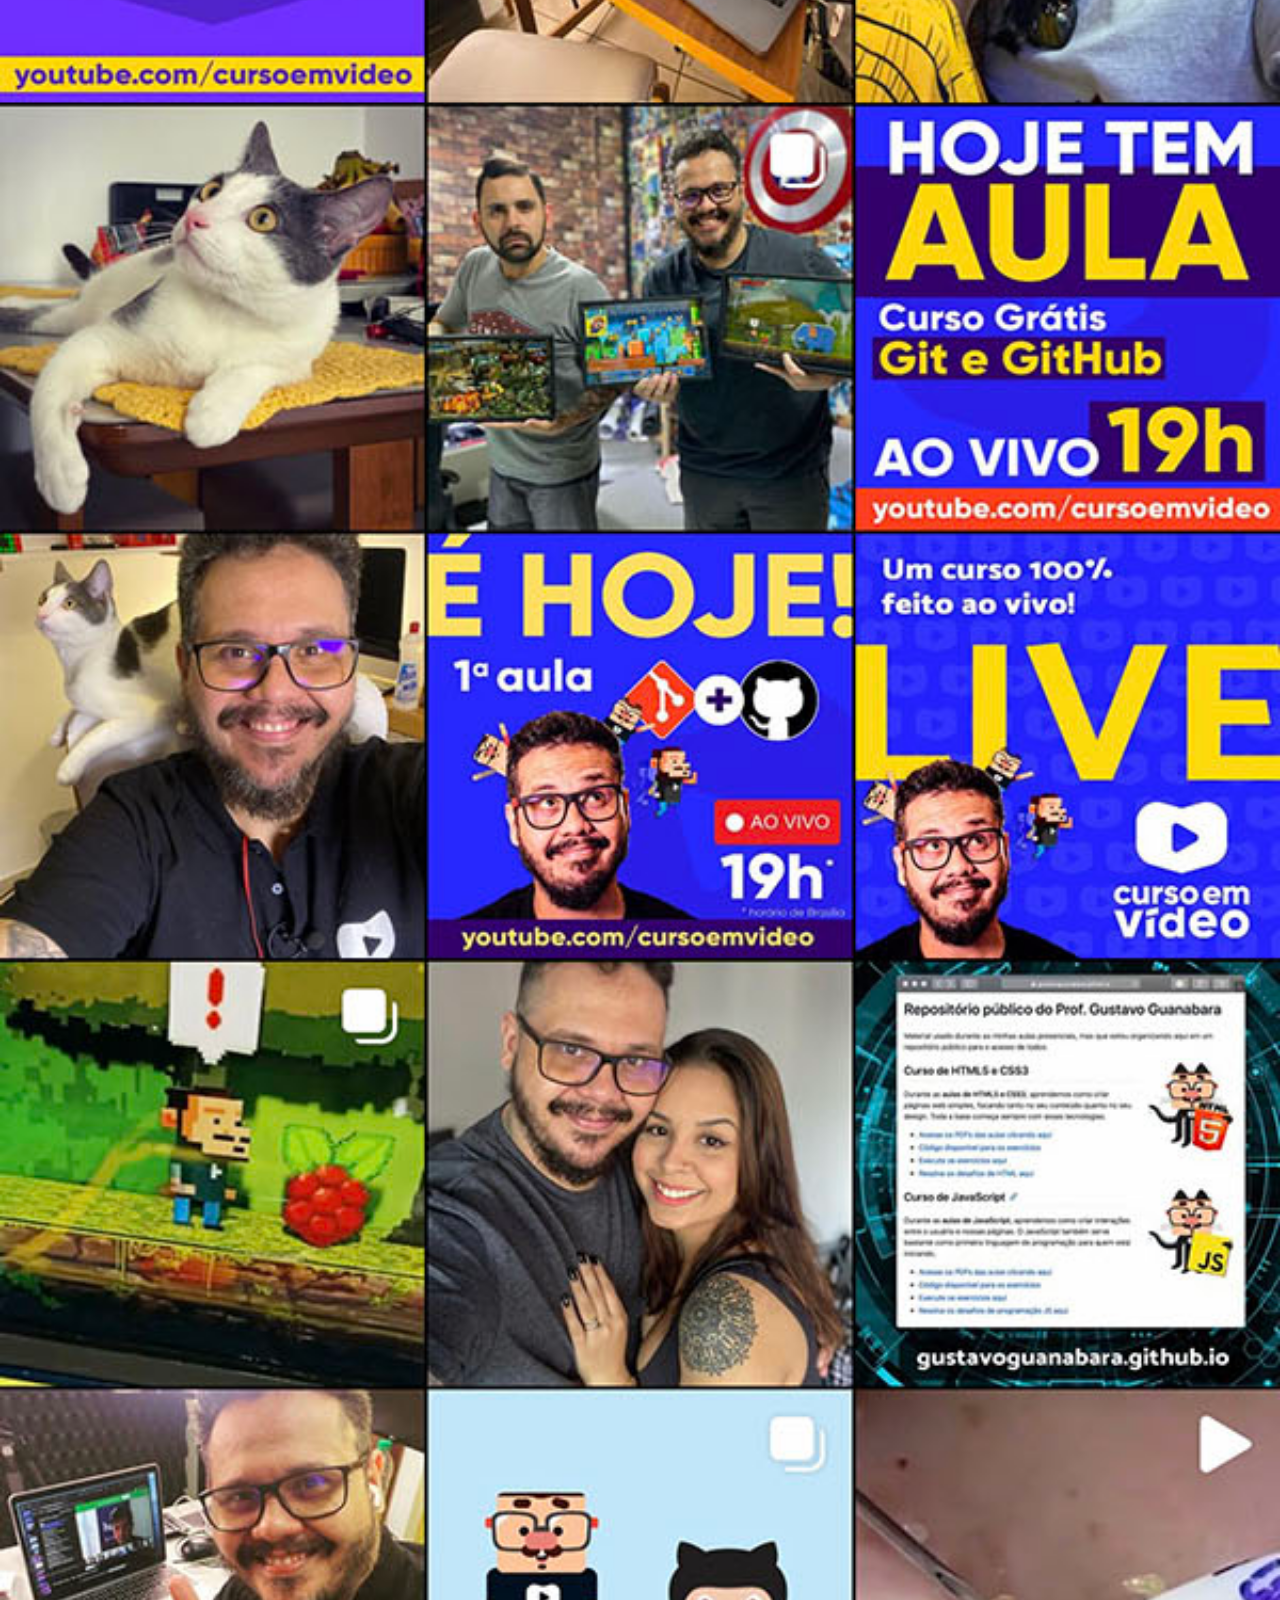
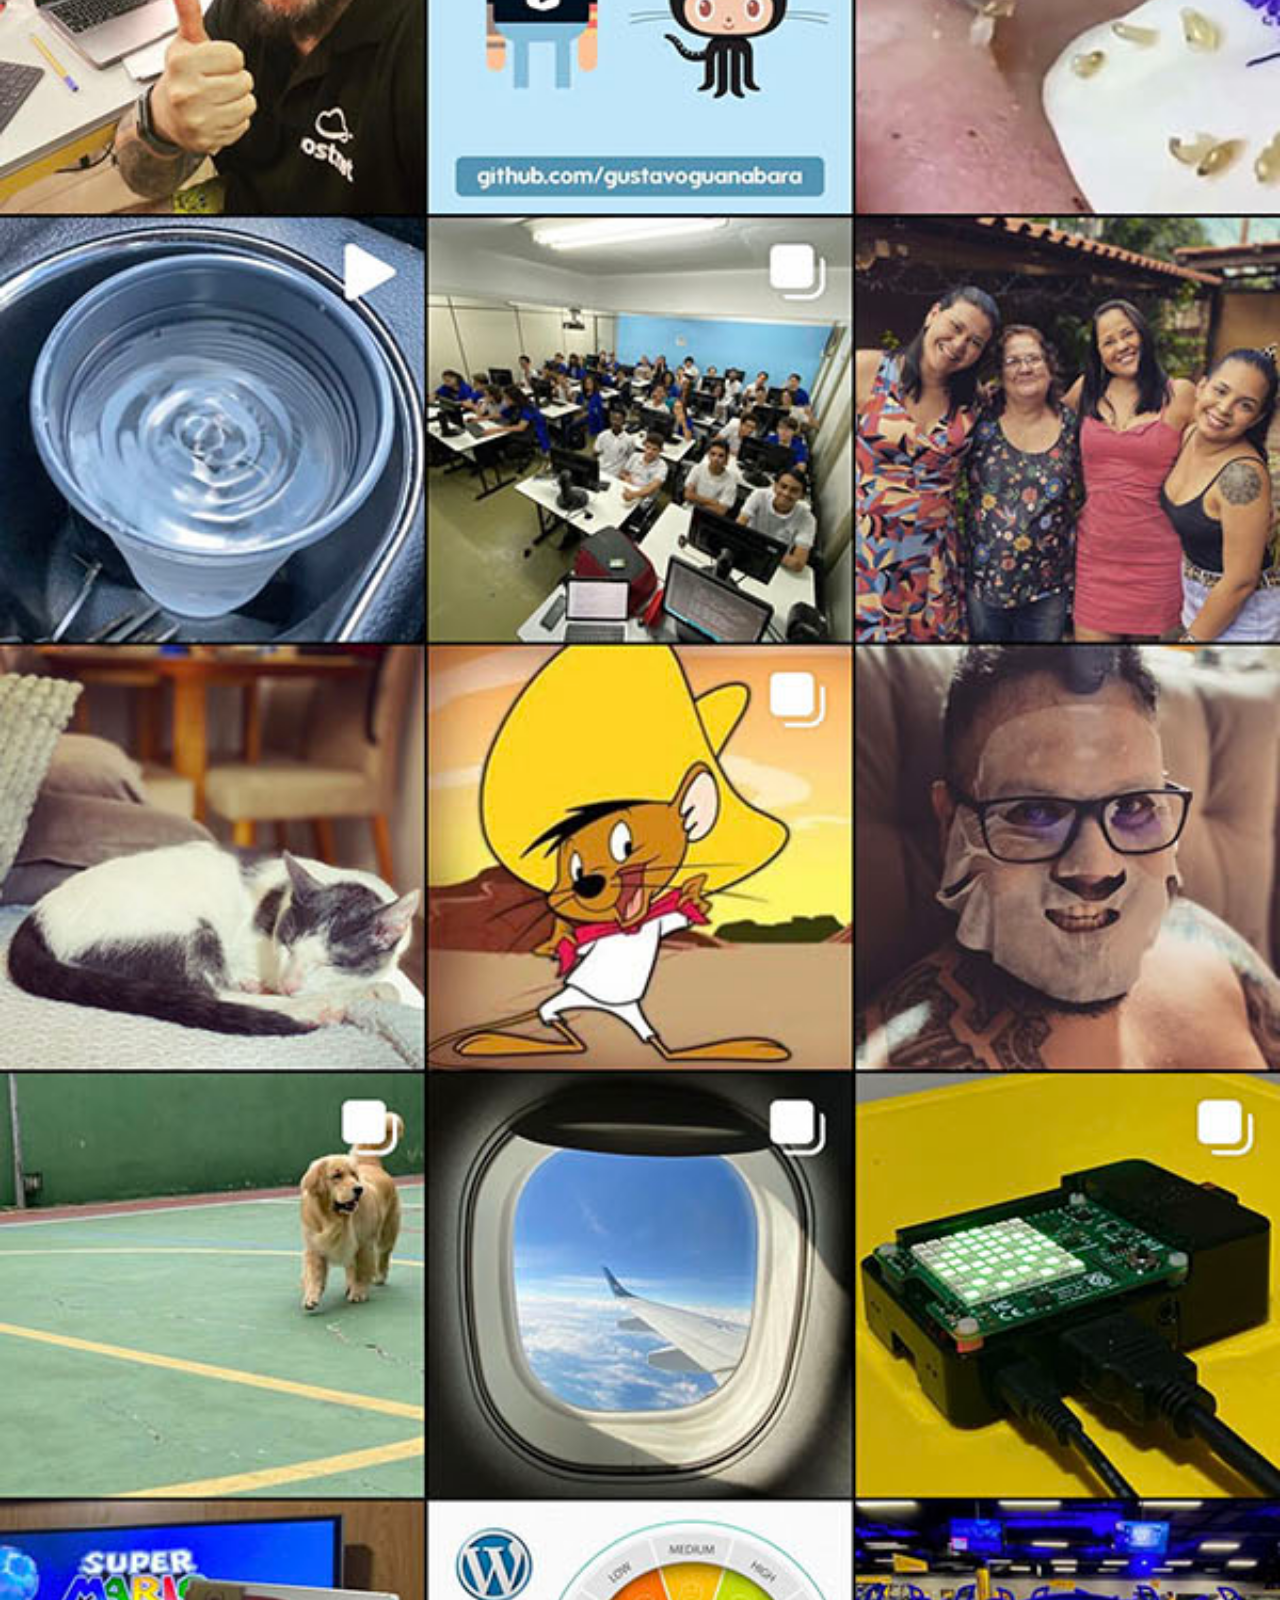
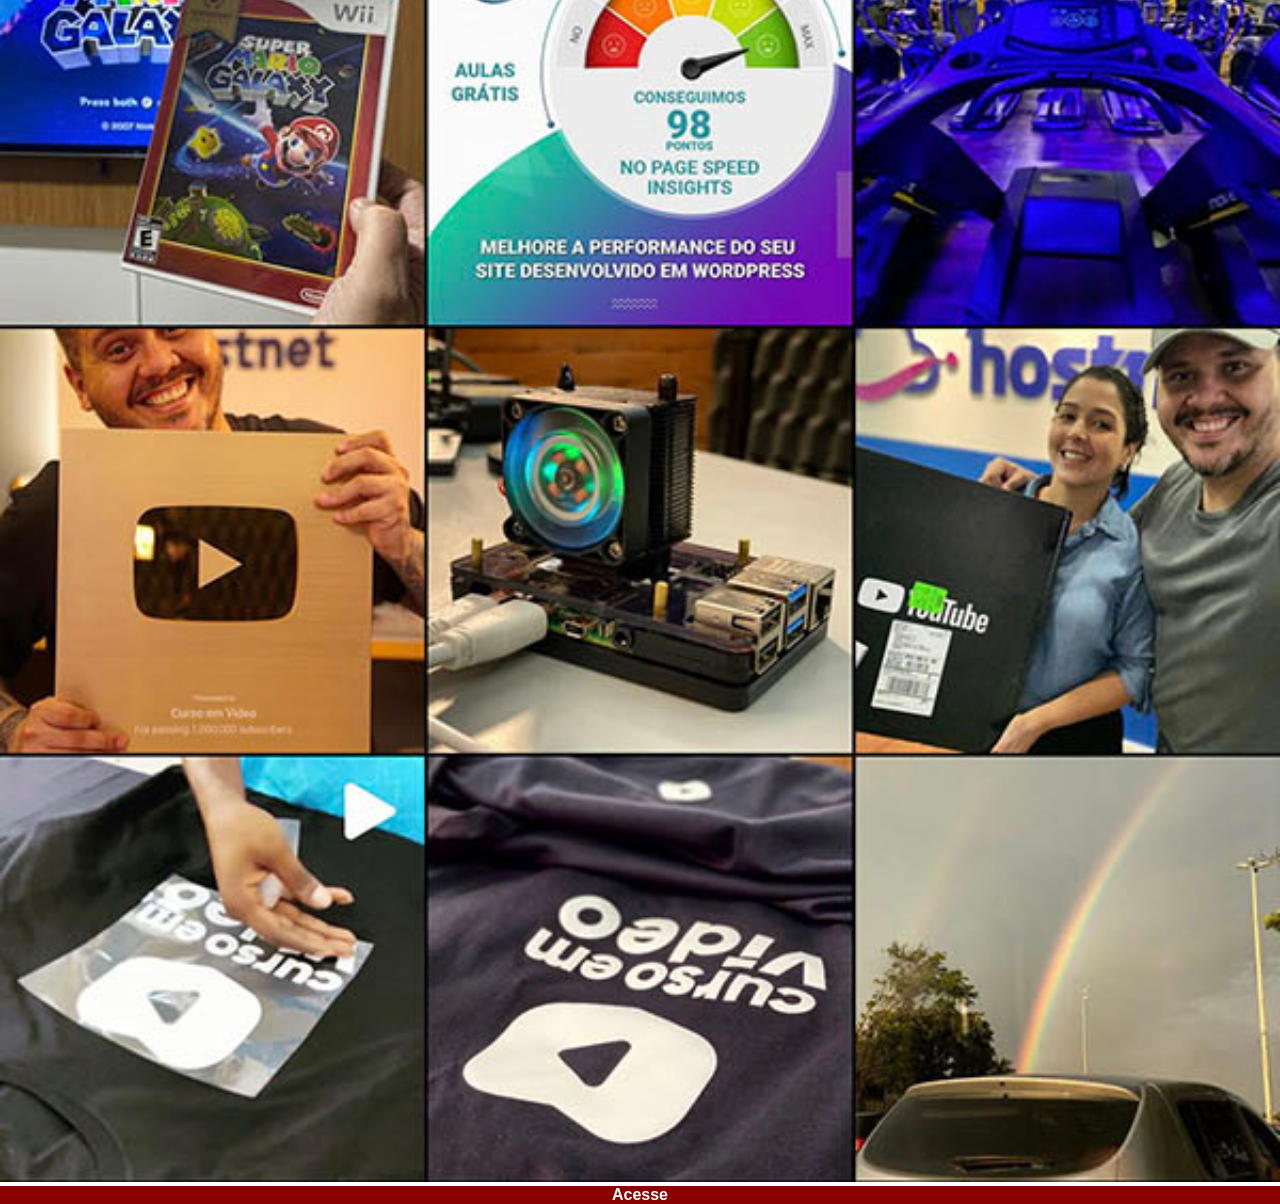
<file: instagram.html>
<!DOCTYPE html>
<html lang="pt-br">
<head>
    <meta charset="UTF-8">
    <meta name="viewport" content="width=device-width, initial-scale=1.0">
    <title>Instagram</title>
    <style>
        * {
            margin: 0px;
            padding: 0px;
            font-family: Arial, Helvetica, sans-serif;
        }
        ::-webkit-scrollbar {
            width: 0;
            height: 0;
        }

        img {
            width: 100vw;

        }
        a{
            display: block;
            background-color: darkred;
            color: white;
            text-align: center;
            font-weight: bolder;
            text-decoration: none;
        }
        a:hover {
            background-color: red;
        }
    </style>
</head>
<body>
    <img src="imagens/tela-instagram.jpg" alt="Instagram">
    <a href="https://www.instagram.com/allanmacedoxx/" target="_blank">Acesse</a>
</body>
</html>
</file>
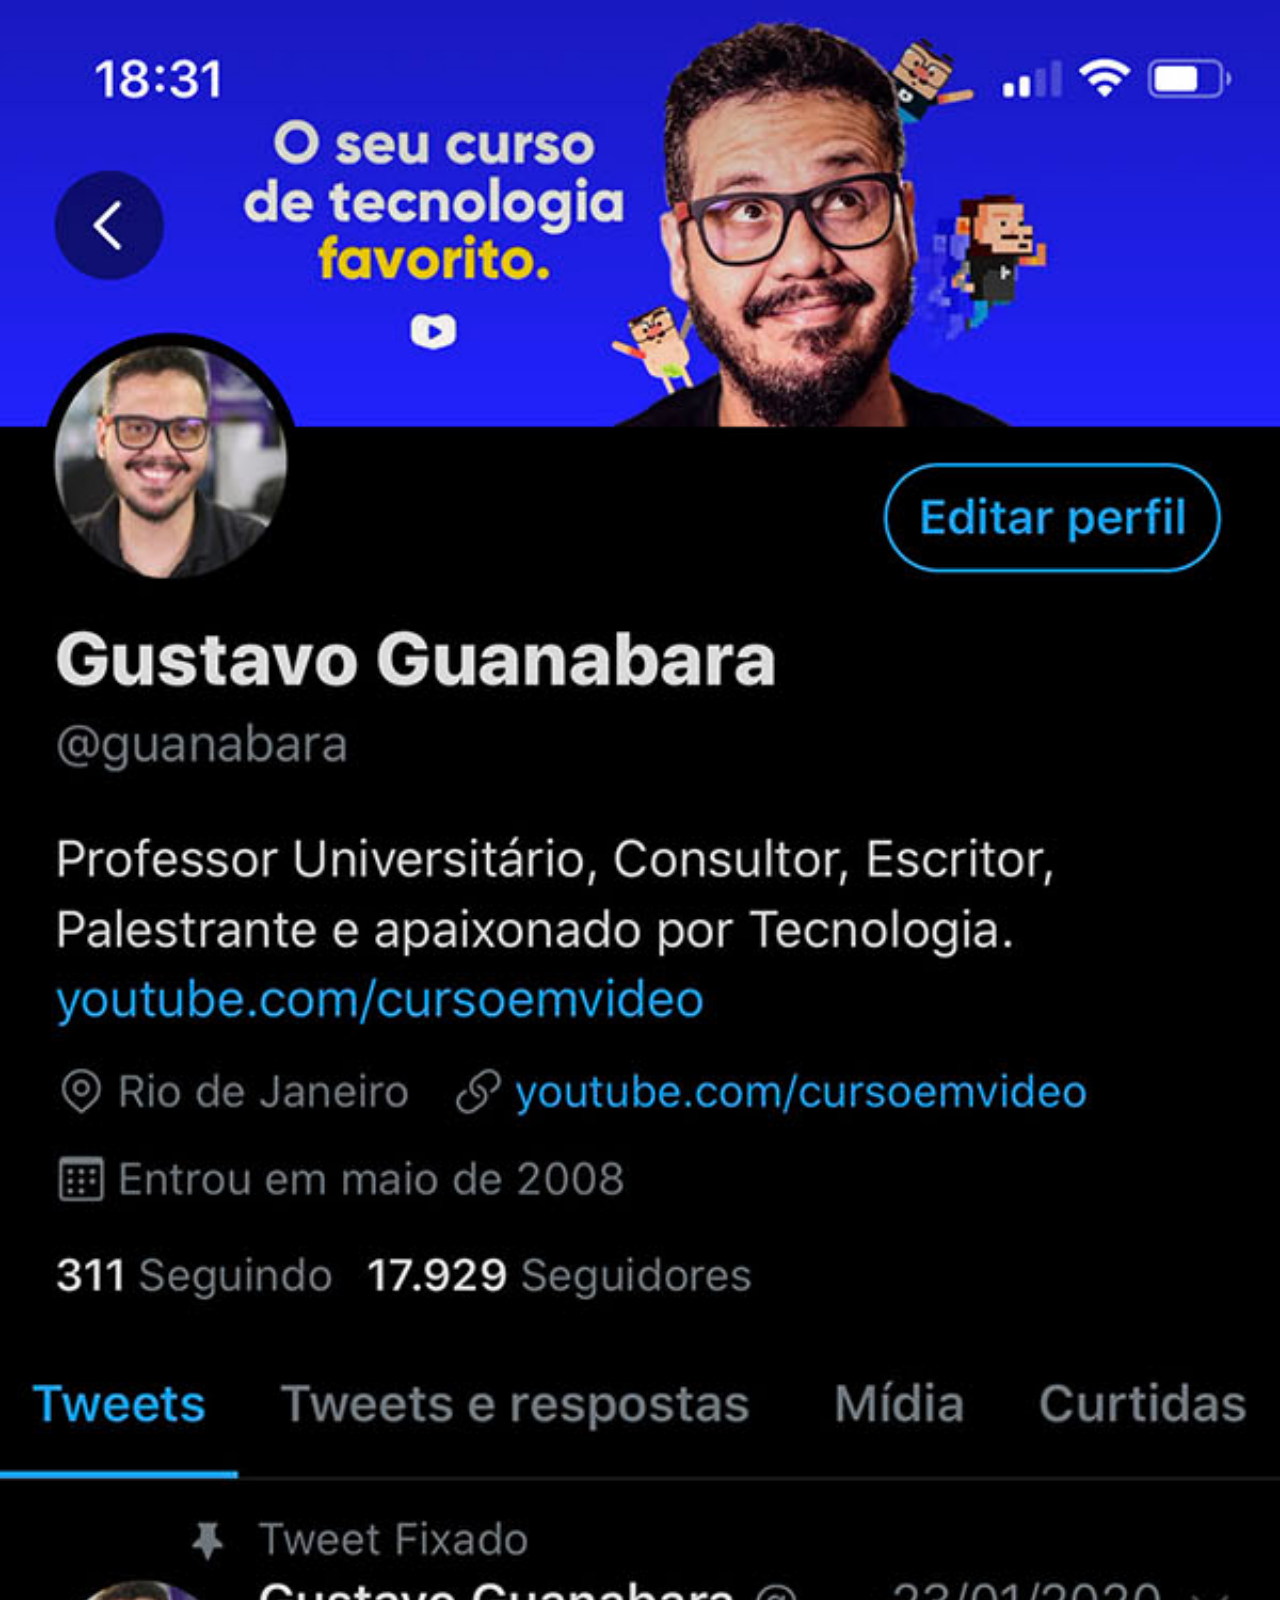
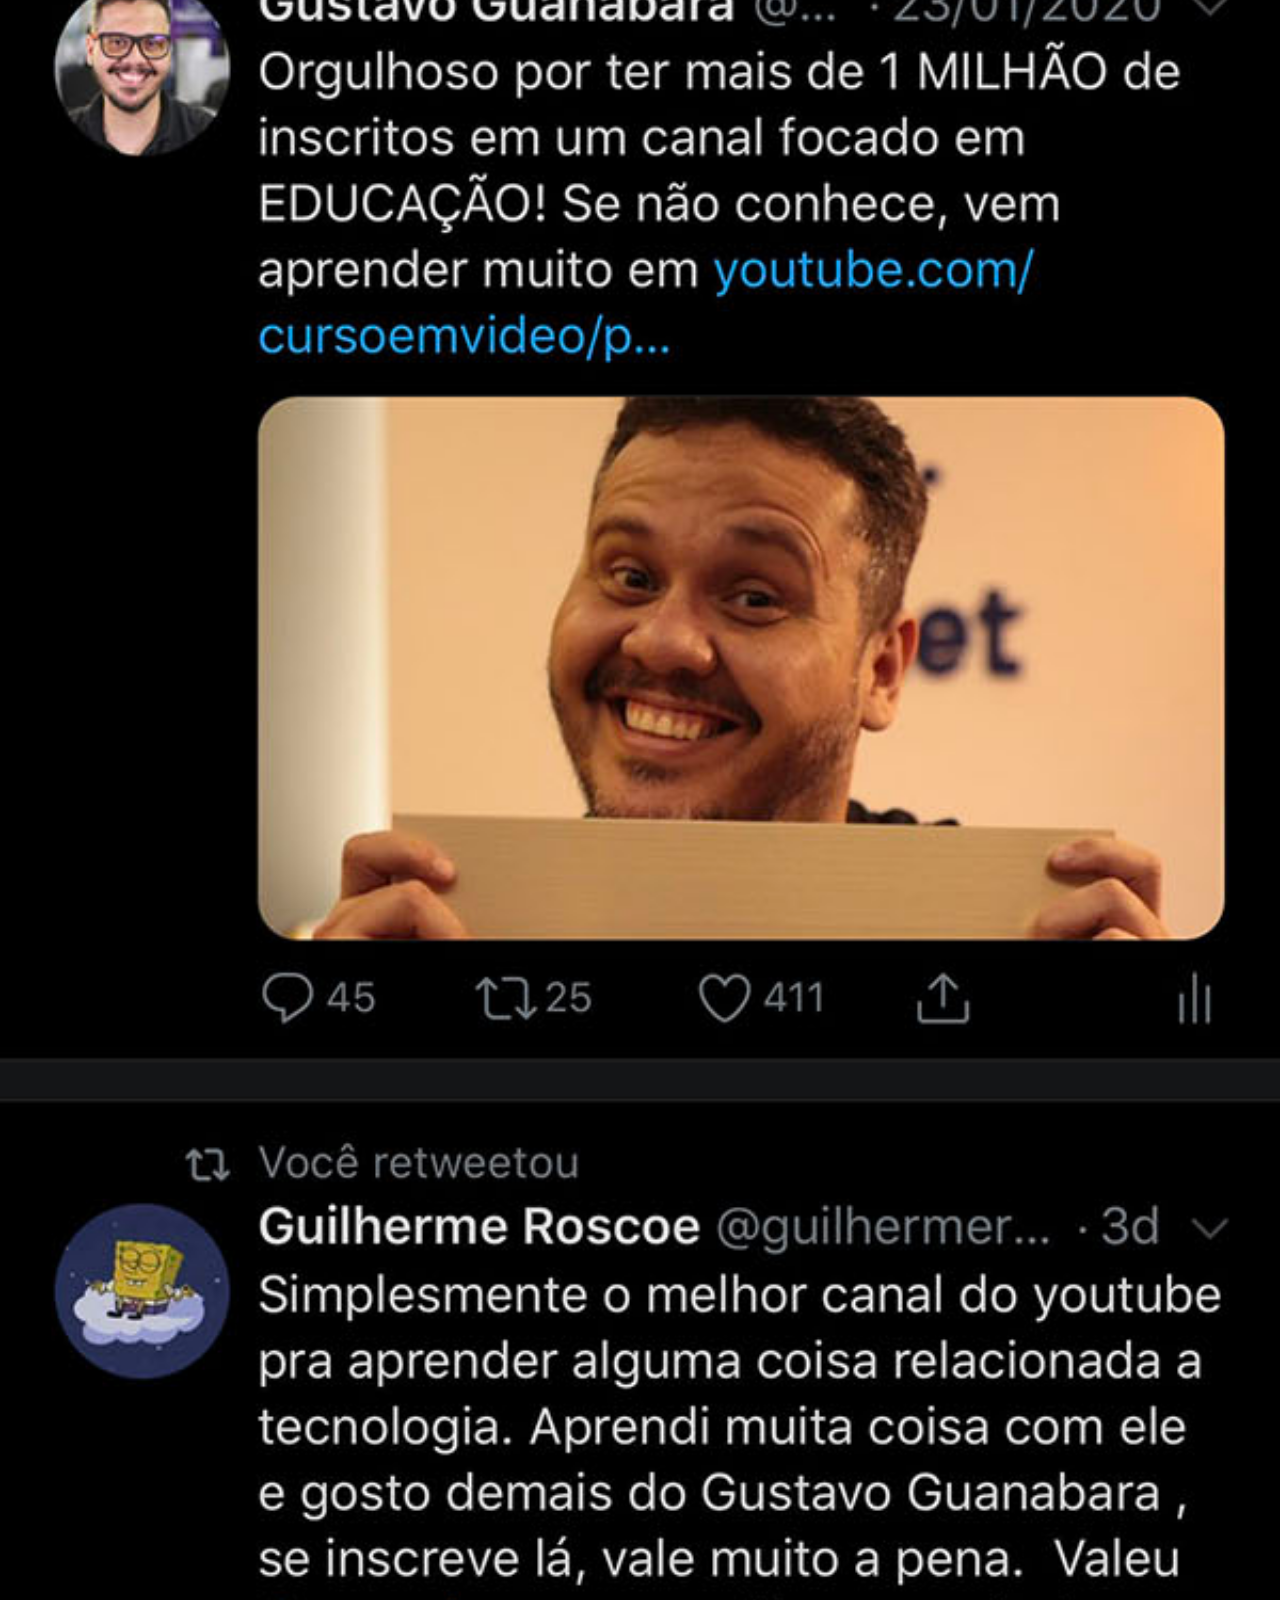
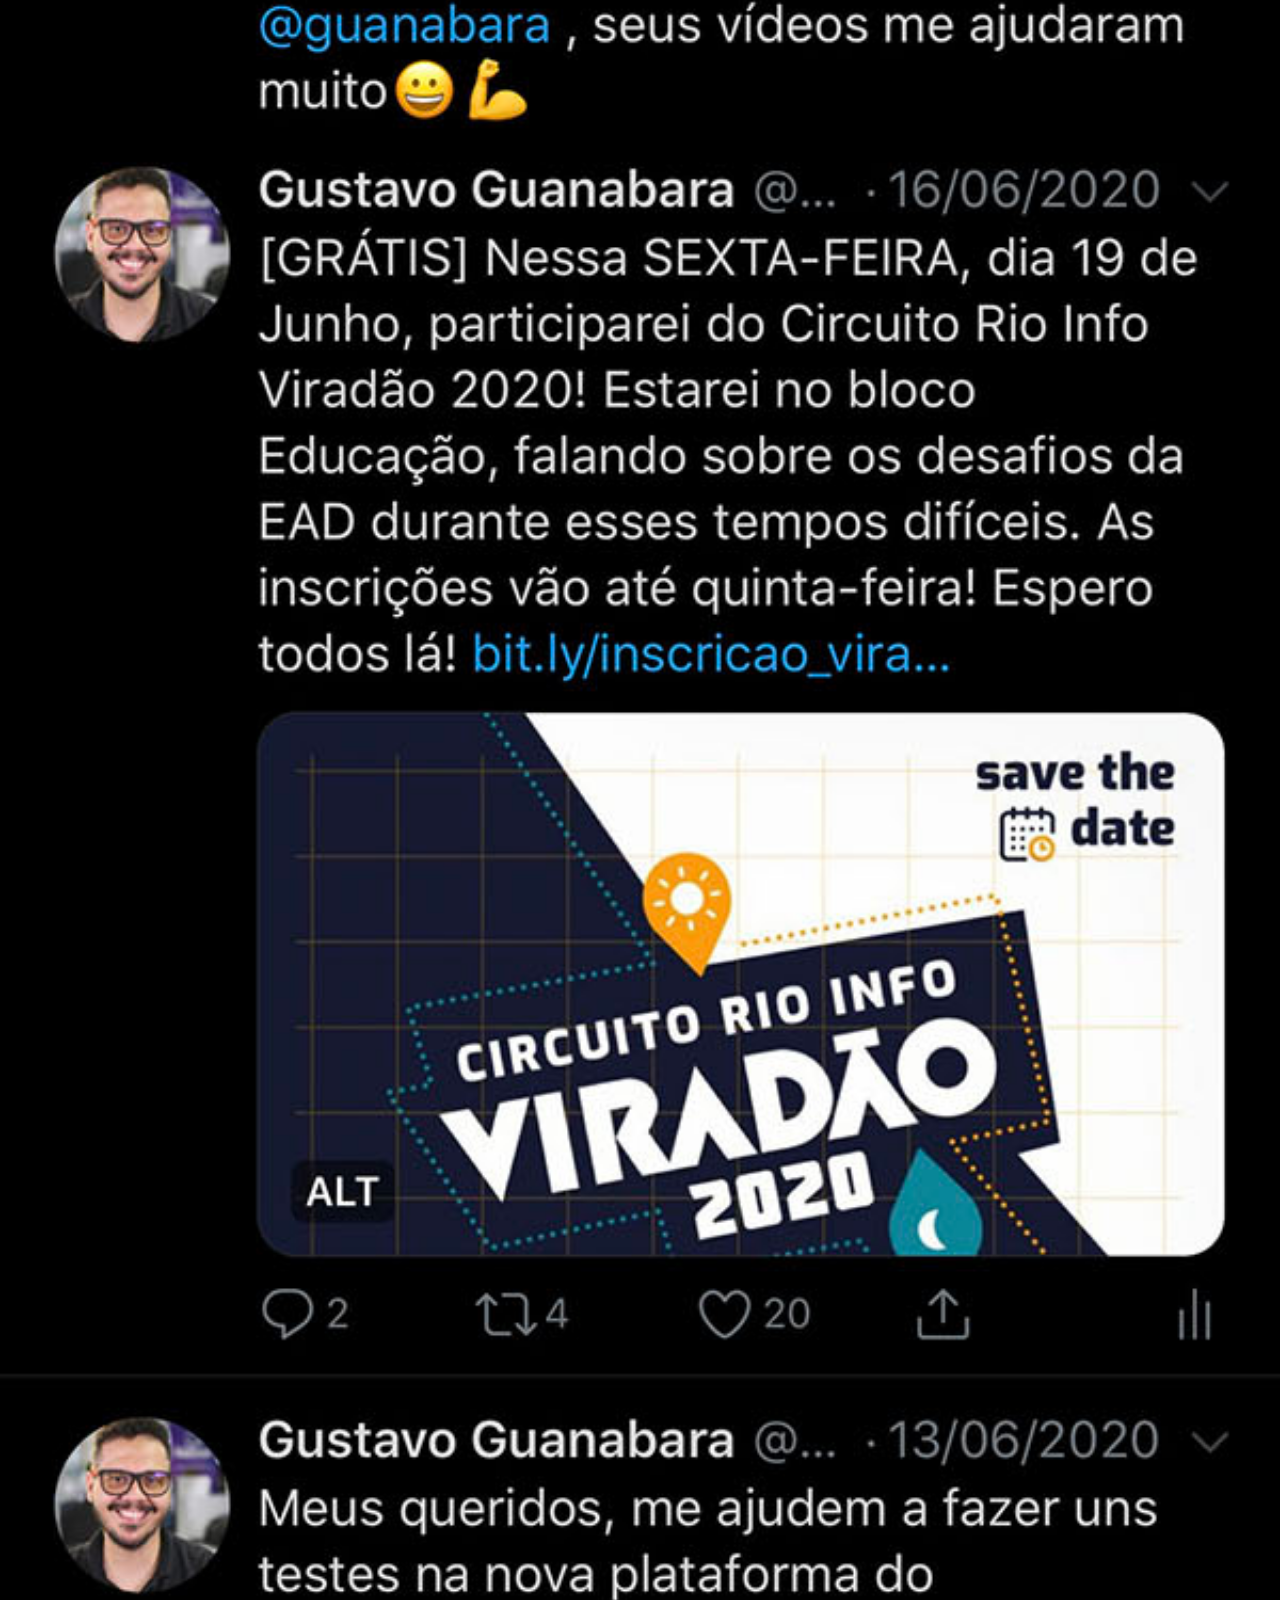
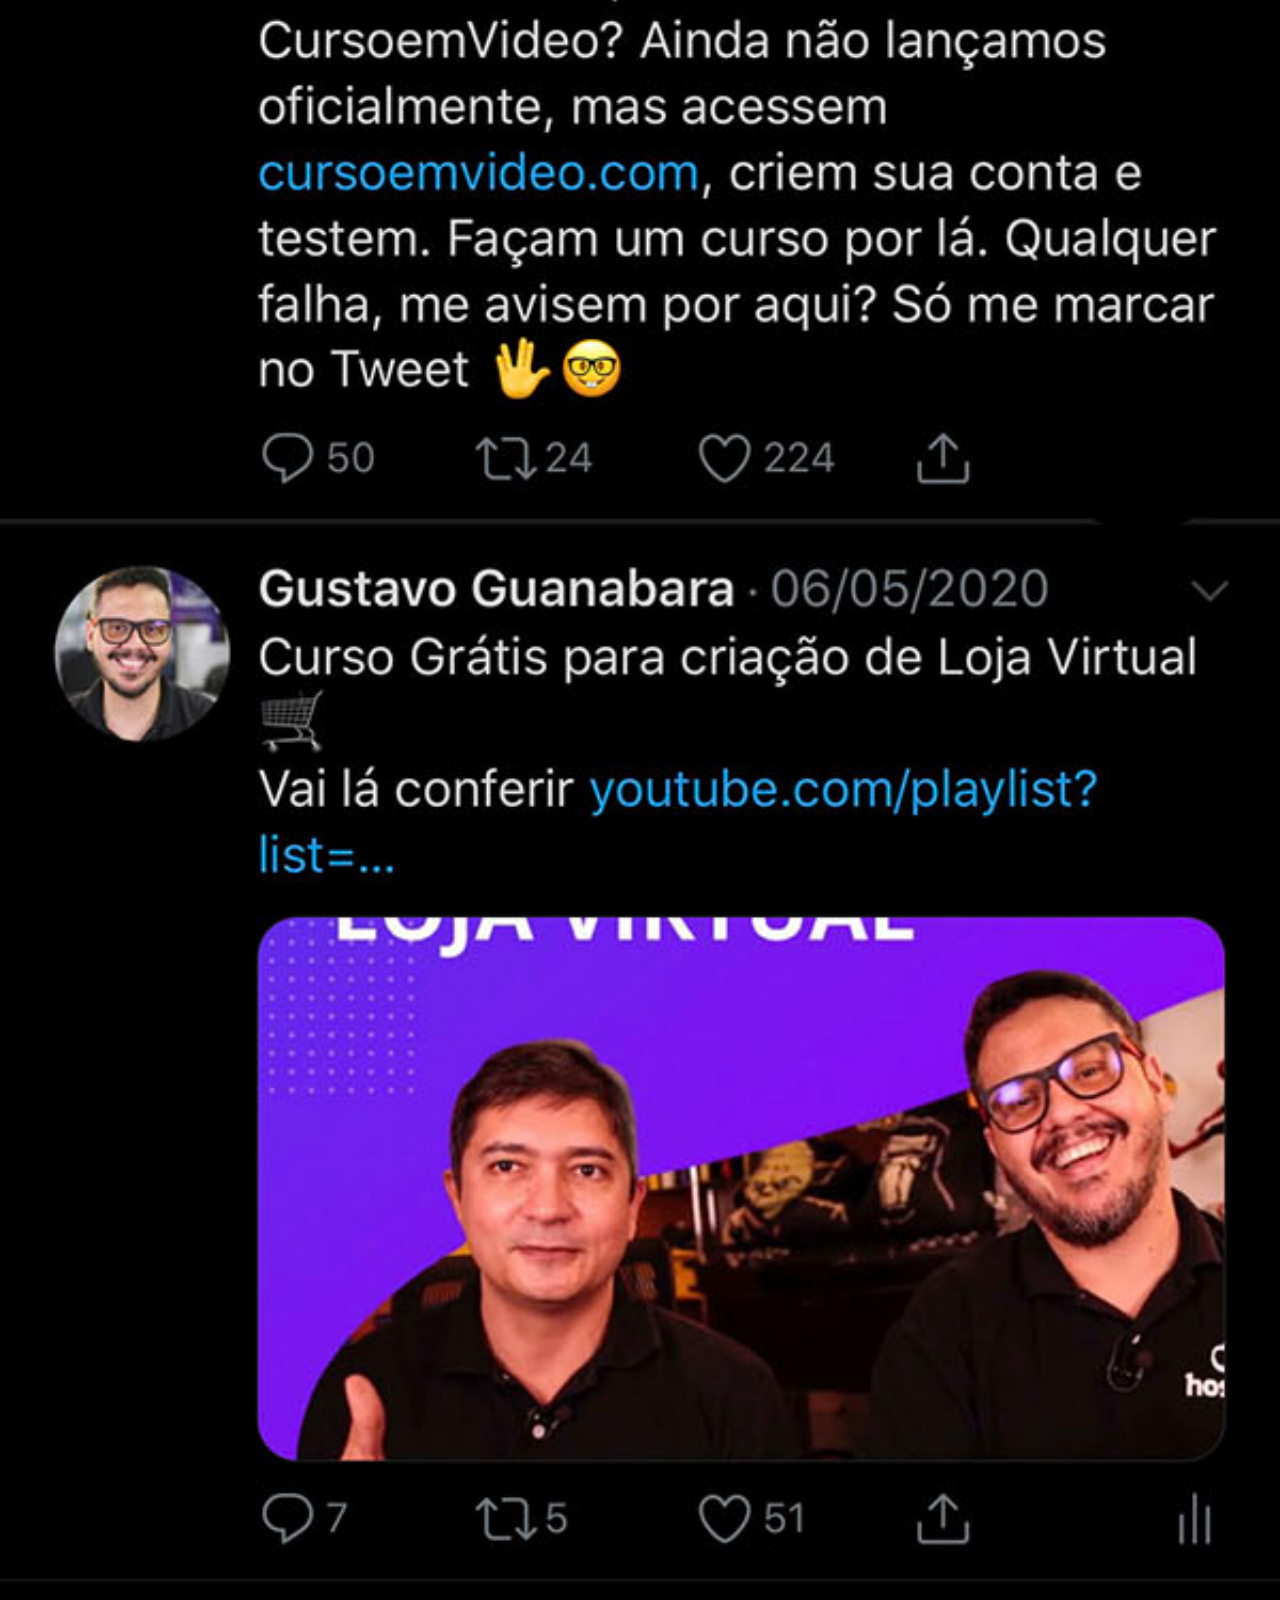
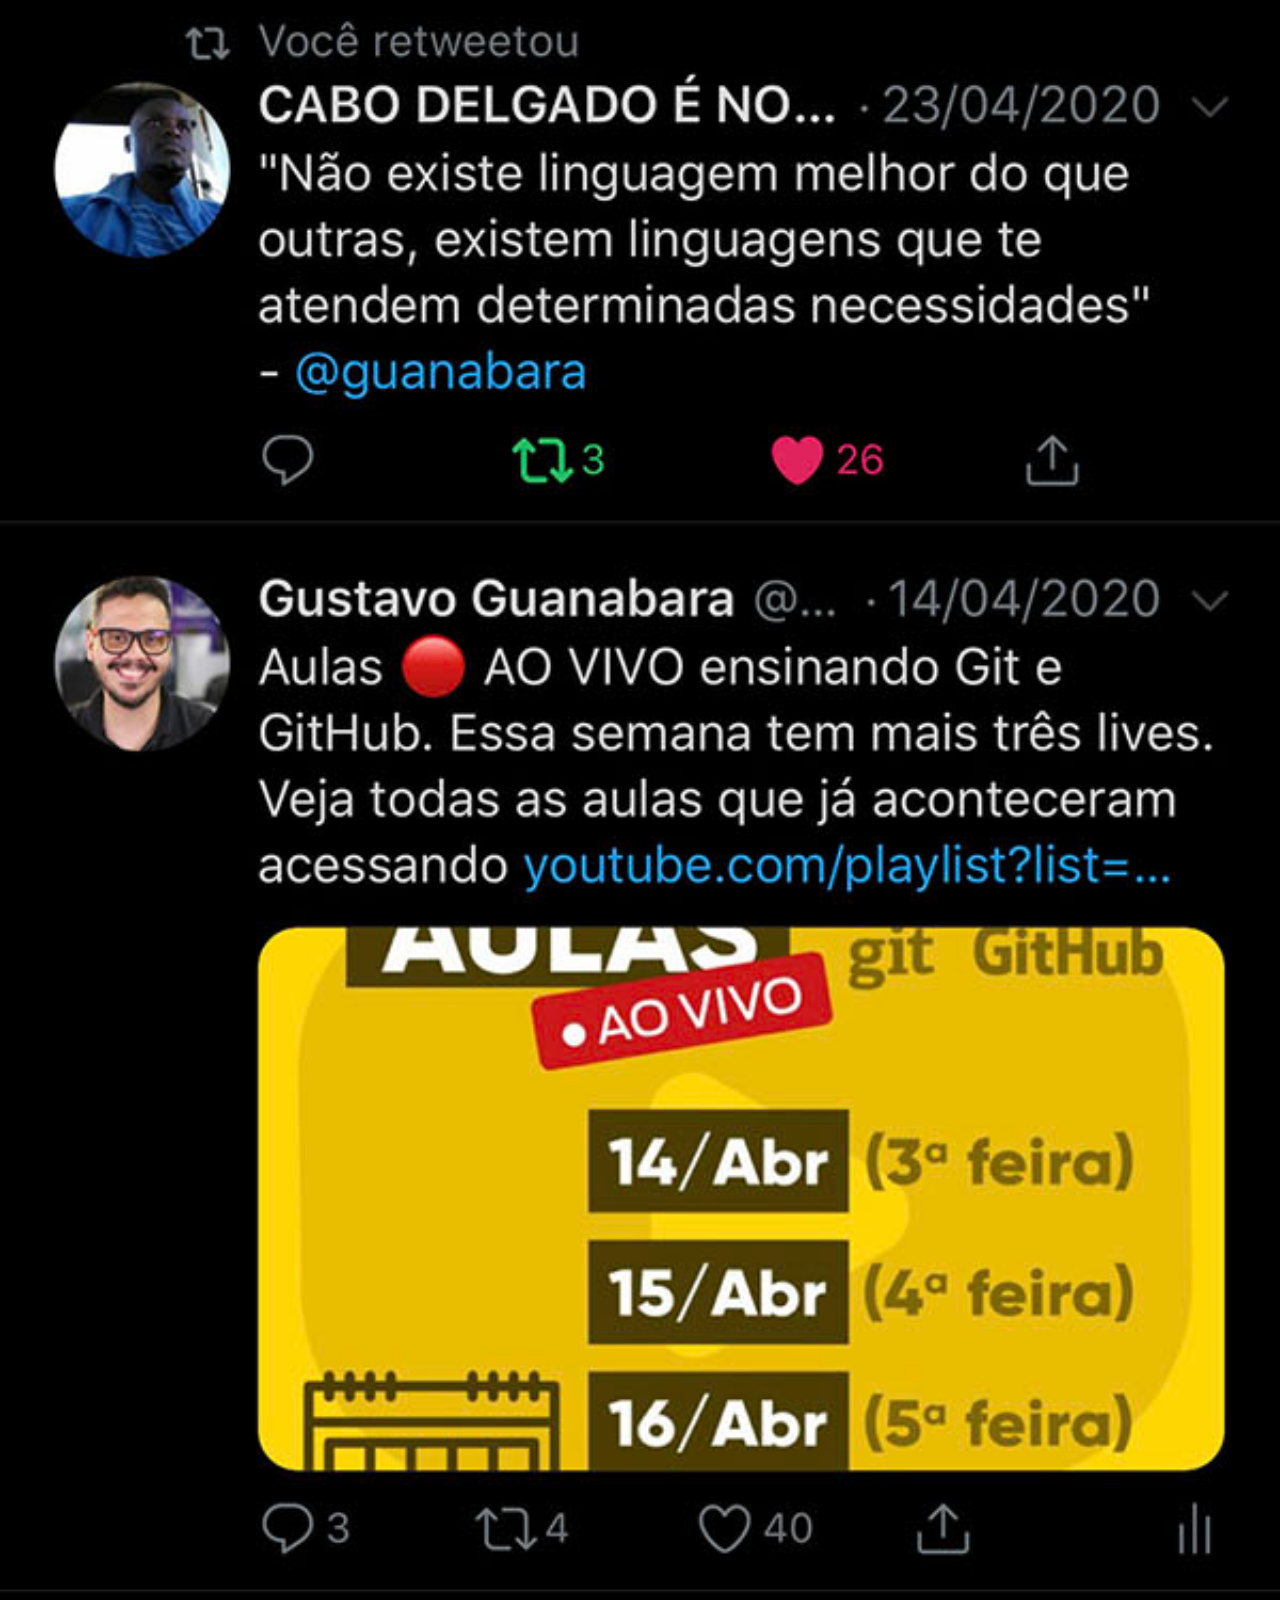
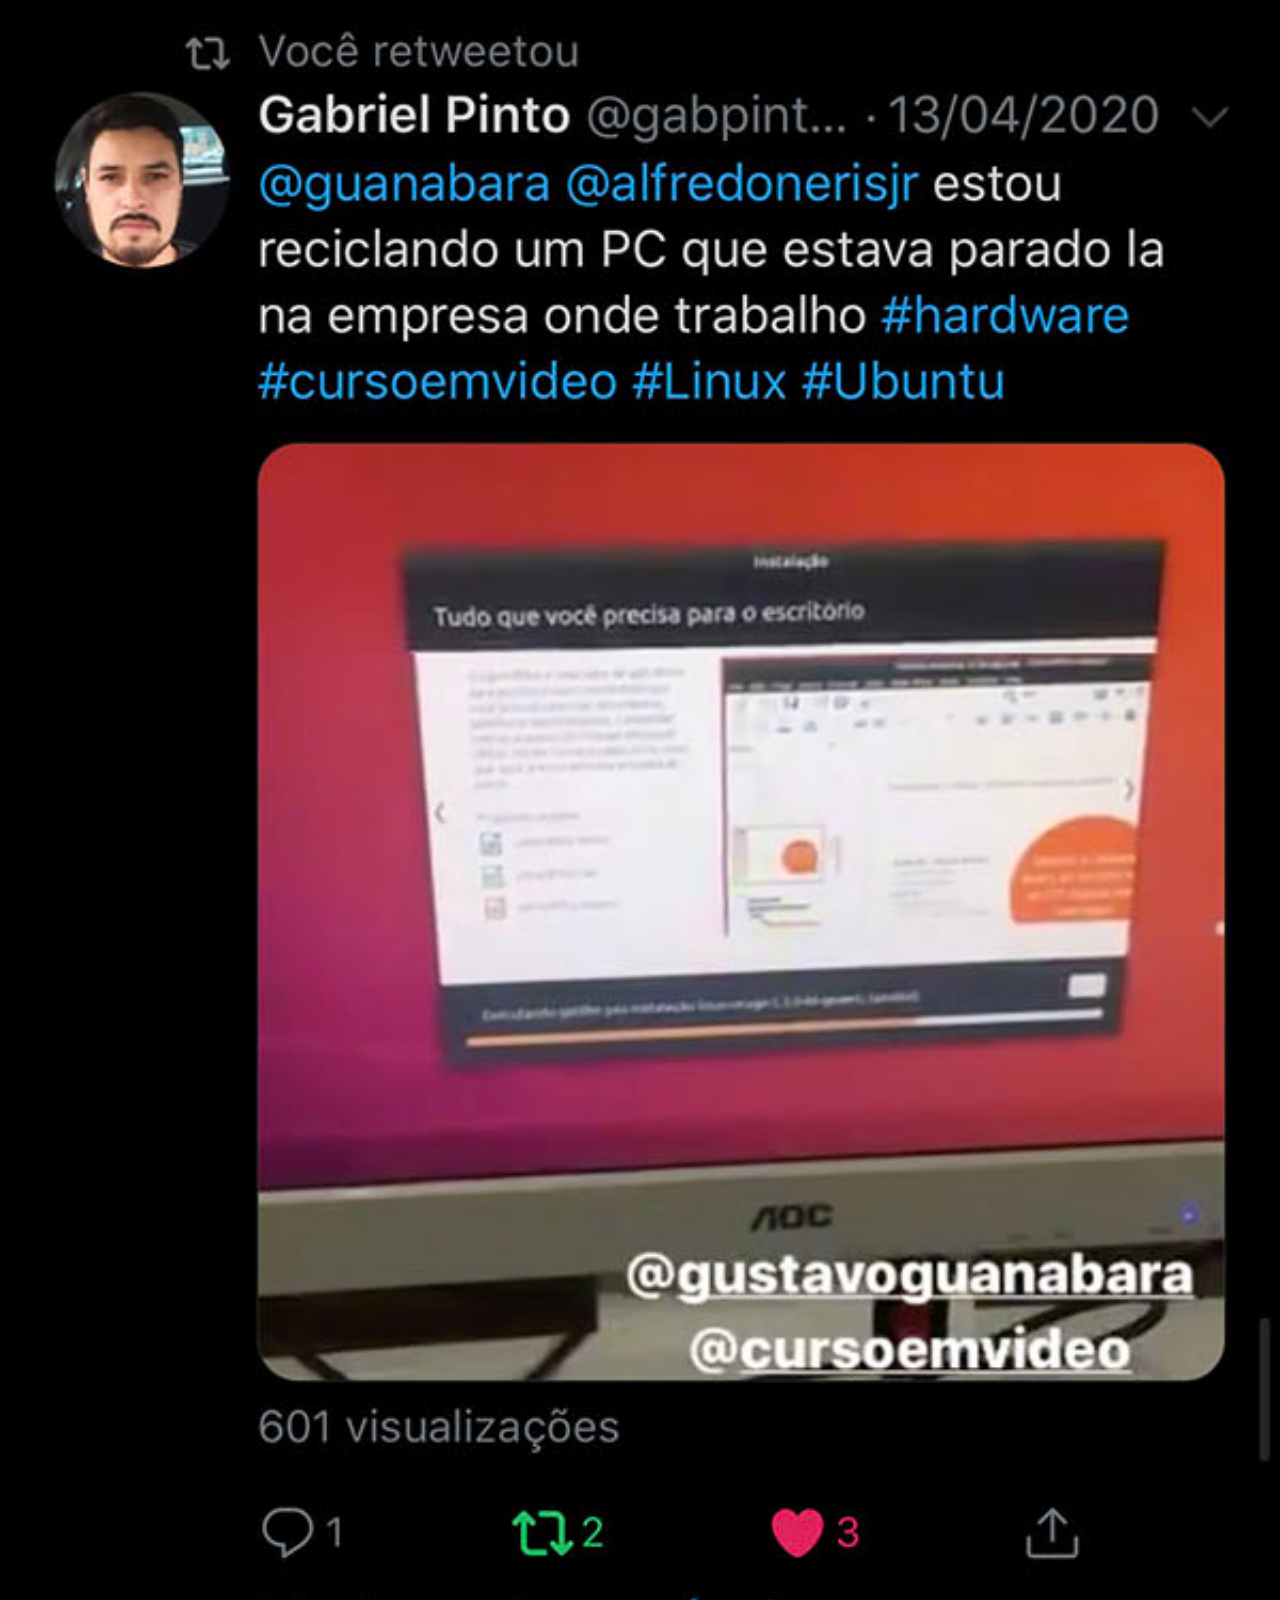
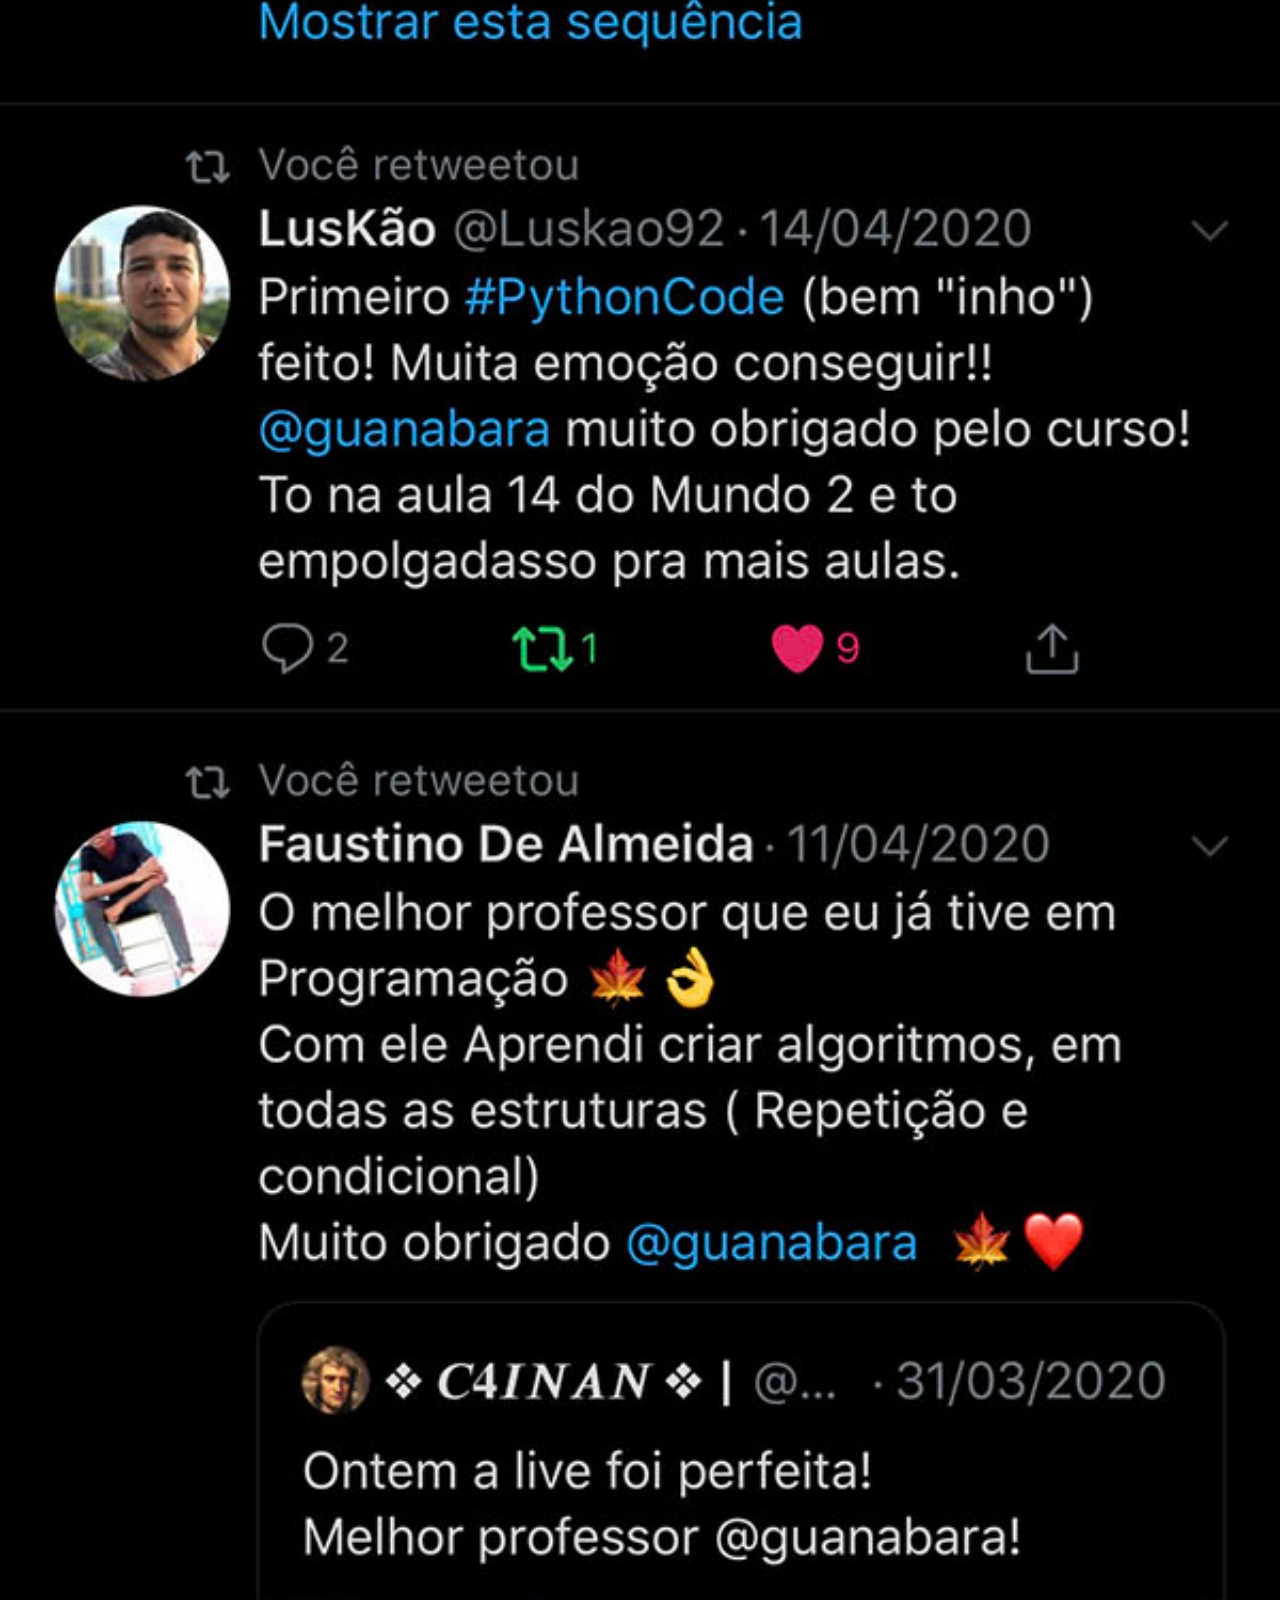
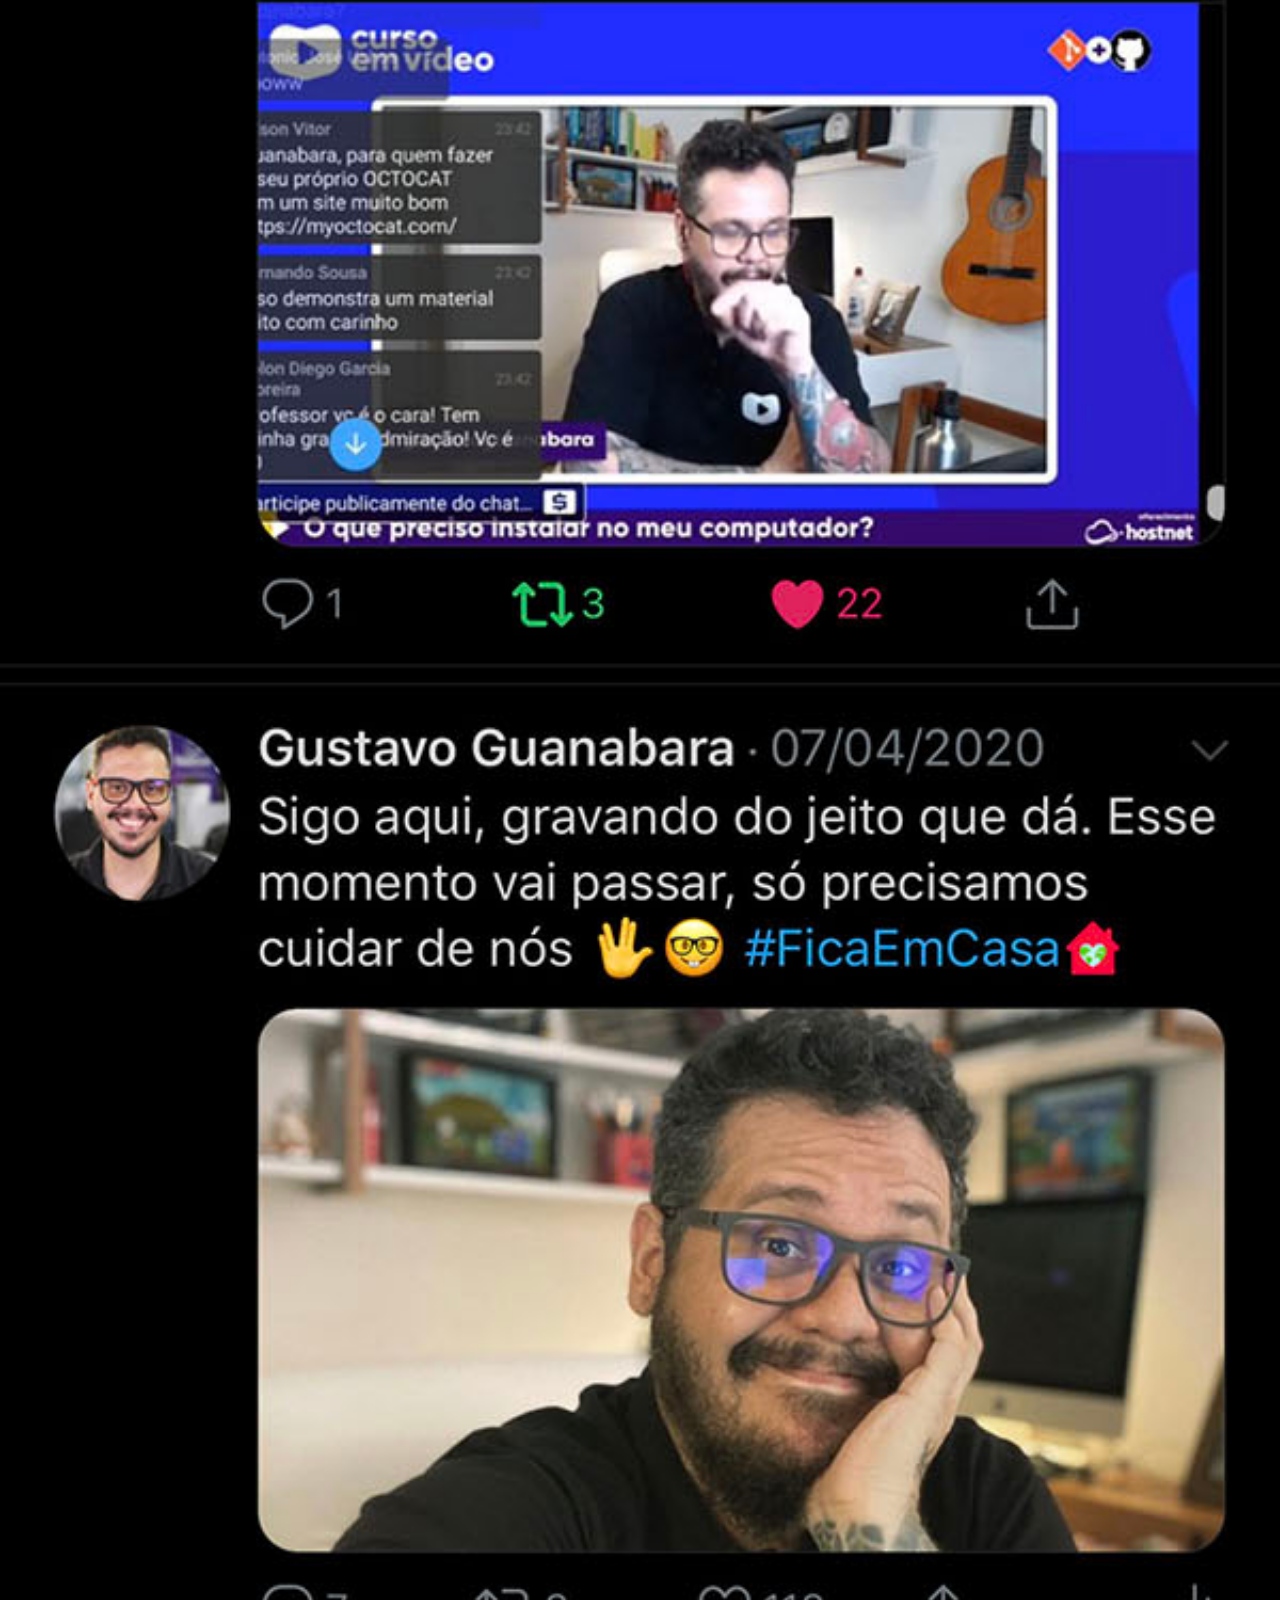
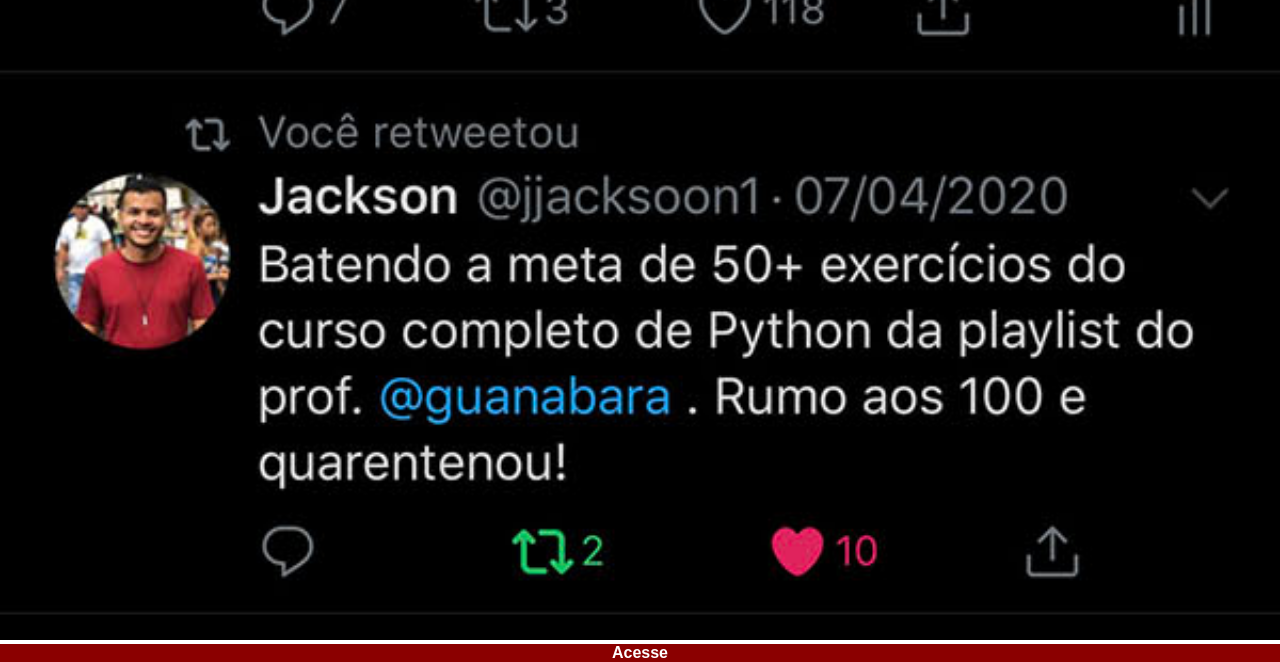
<file: twitter.html>
<!DOCTYPE html>
<html lang="pt-br">
<head>
    <meta charset="UTF-8">
    <meta name="viewport" content="width=device-width, initial-scale=1.0">
    <title>Twitter</title>
    <style>
        * {
            margin: 0px;
            padding: 0px;
            font-family: Arial, Helvetica, sans-serif;
        }
        ::-webkit-scrollbar {
            width: 0;
            height: 0;
        }

        img {
            width: 100vw;

        }
        a{
            display: block;
            background-color: darkred;
            color: white;
            text-align: center;
            font-weight: bolder;
            text-decoration: none;
        }
        a:hover {
            background-color: red;
        }
    </style>
</head>
<body>
    <img src="imagens/tela-twitter.jpg" alt="Twitter">
    <a href="https://x.com/Allanmacedo222" target="_blank">Acesse</a>
</body>
</html>
</file>
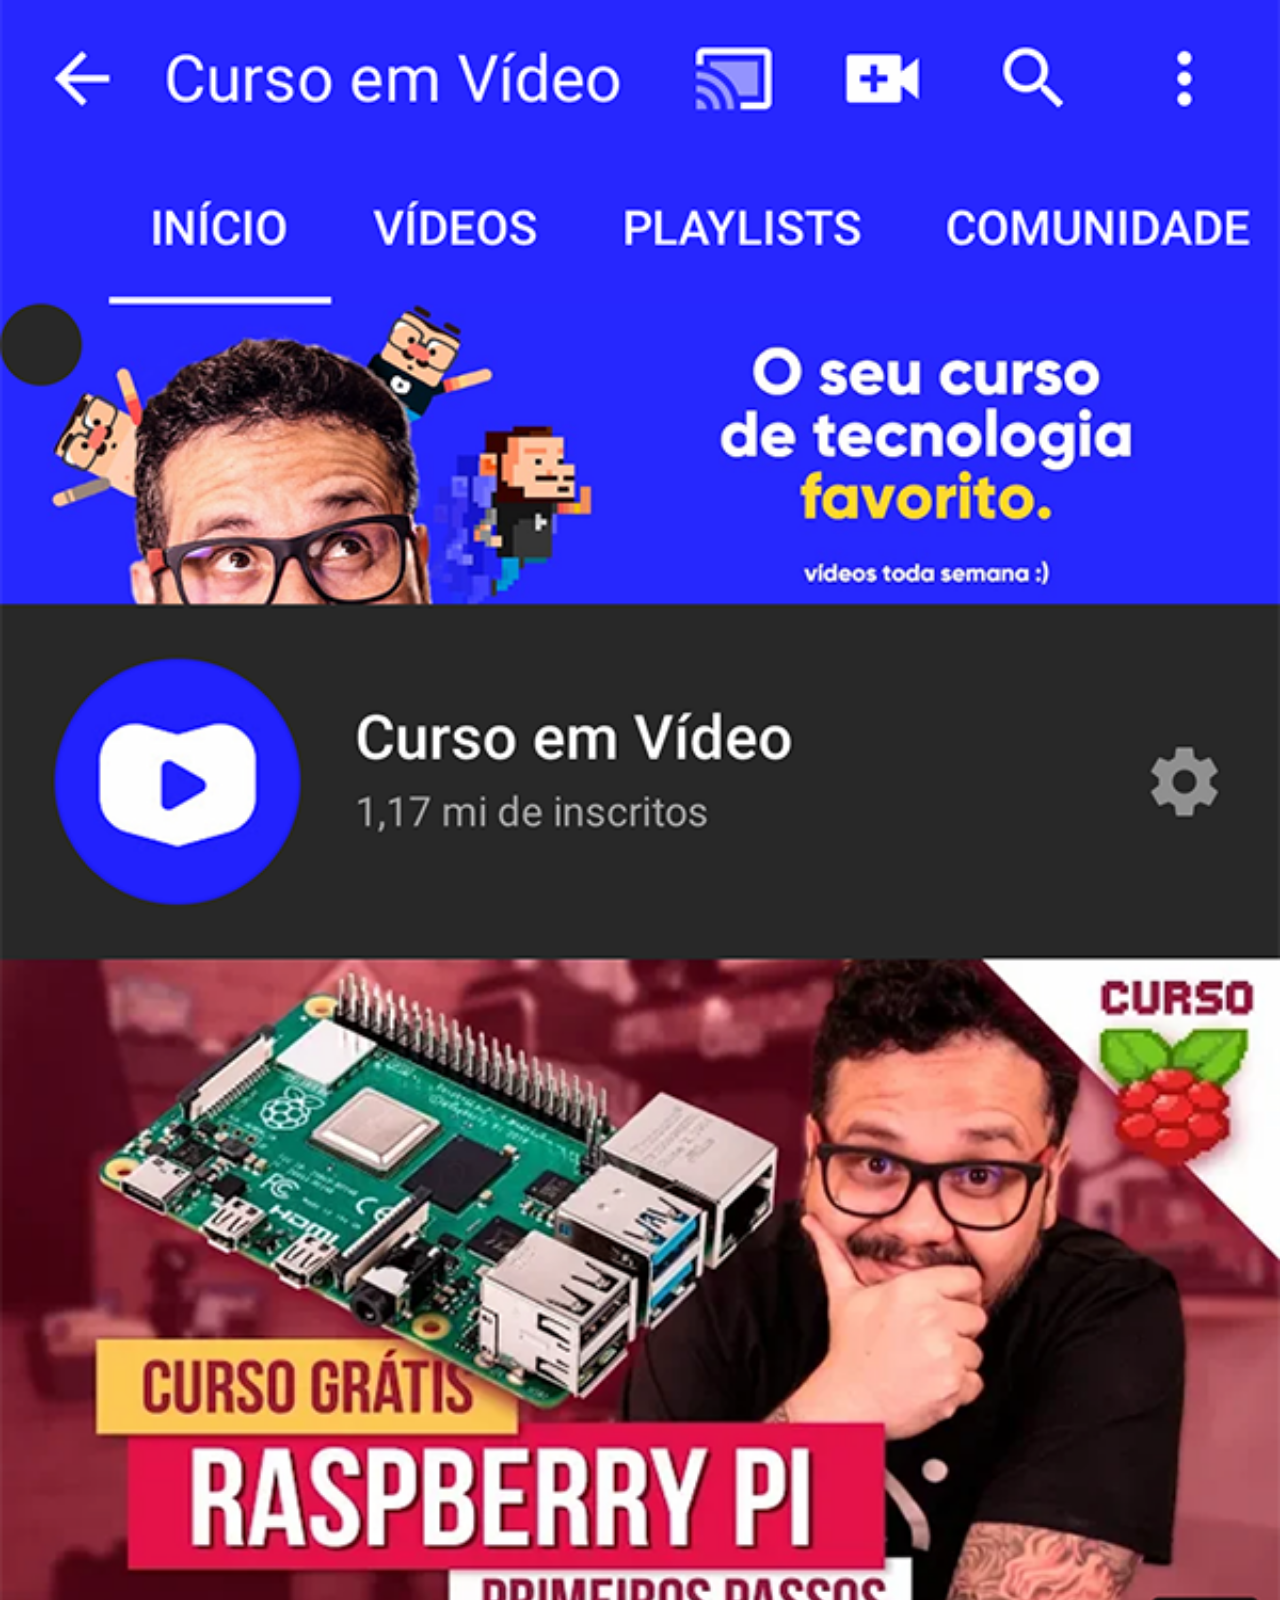
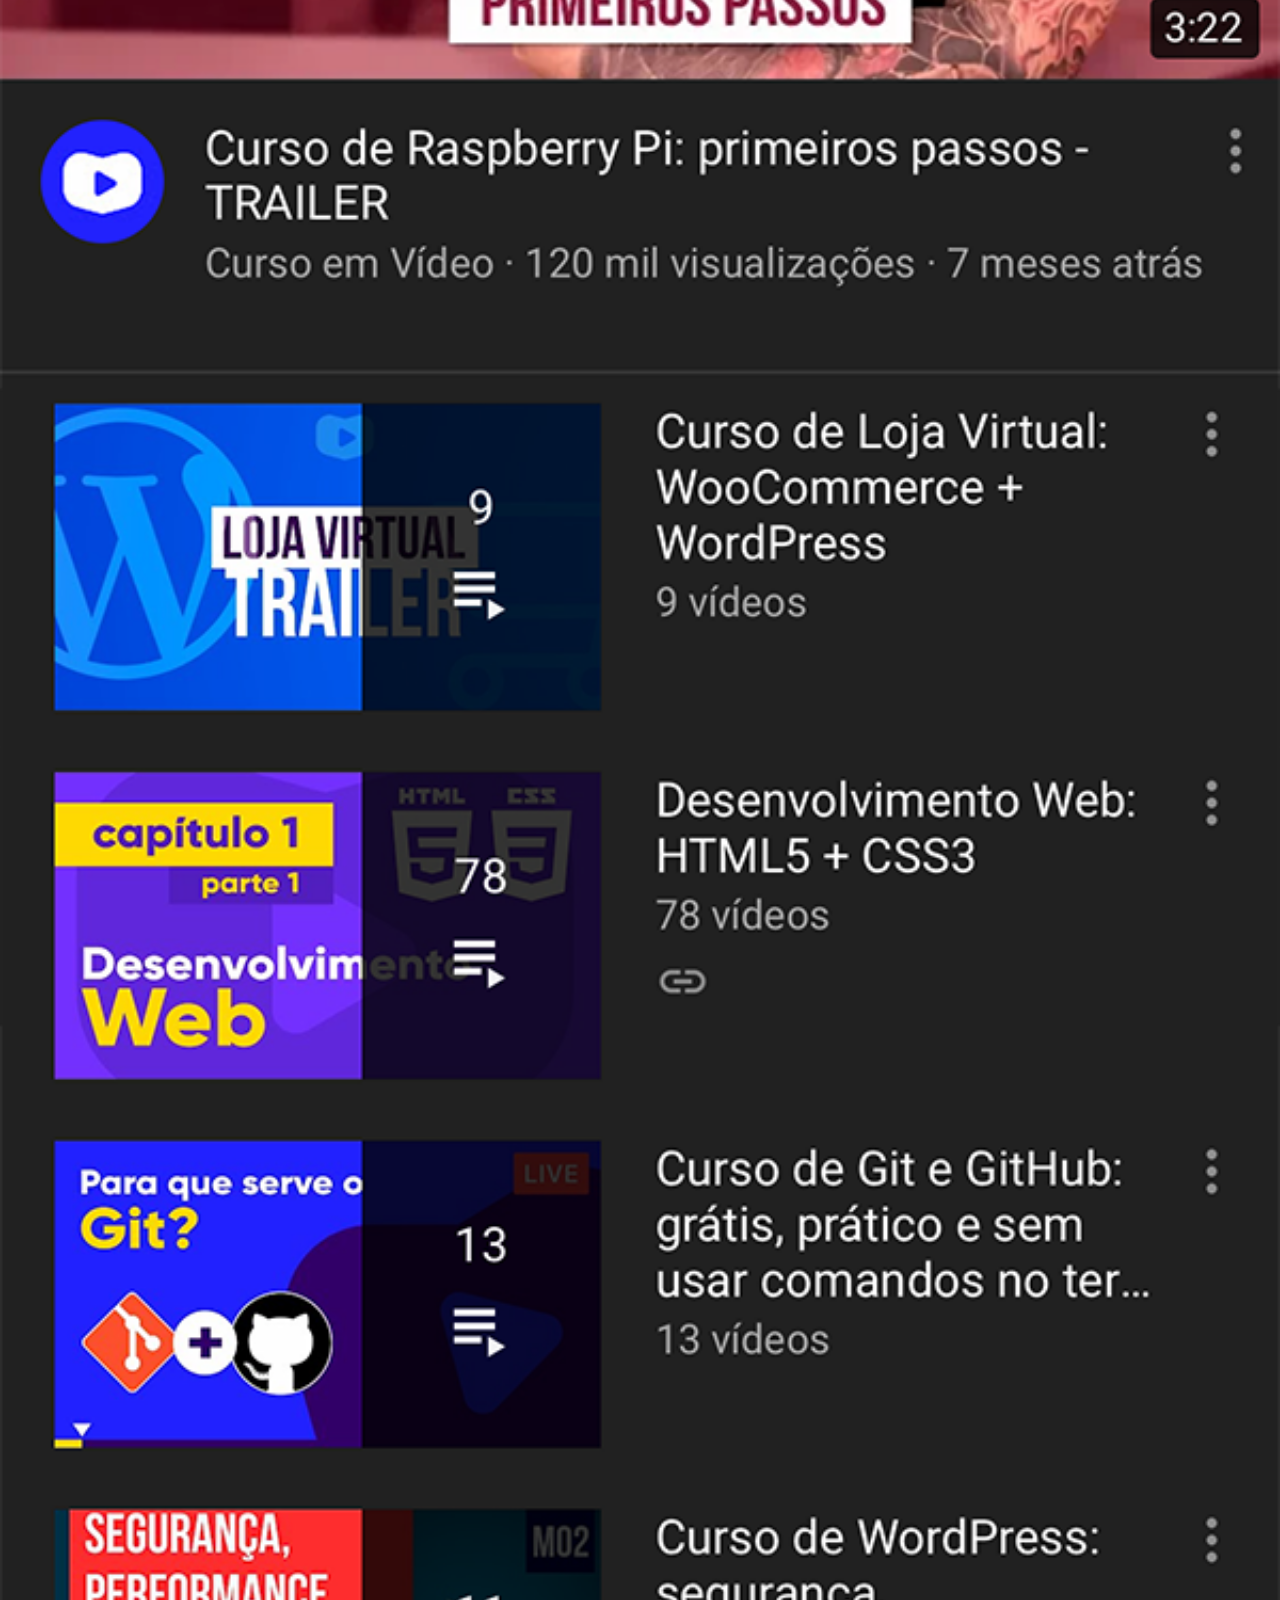
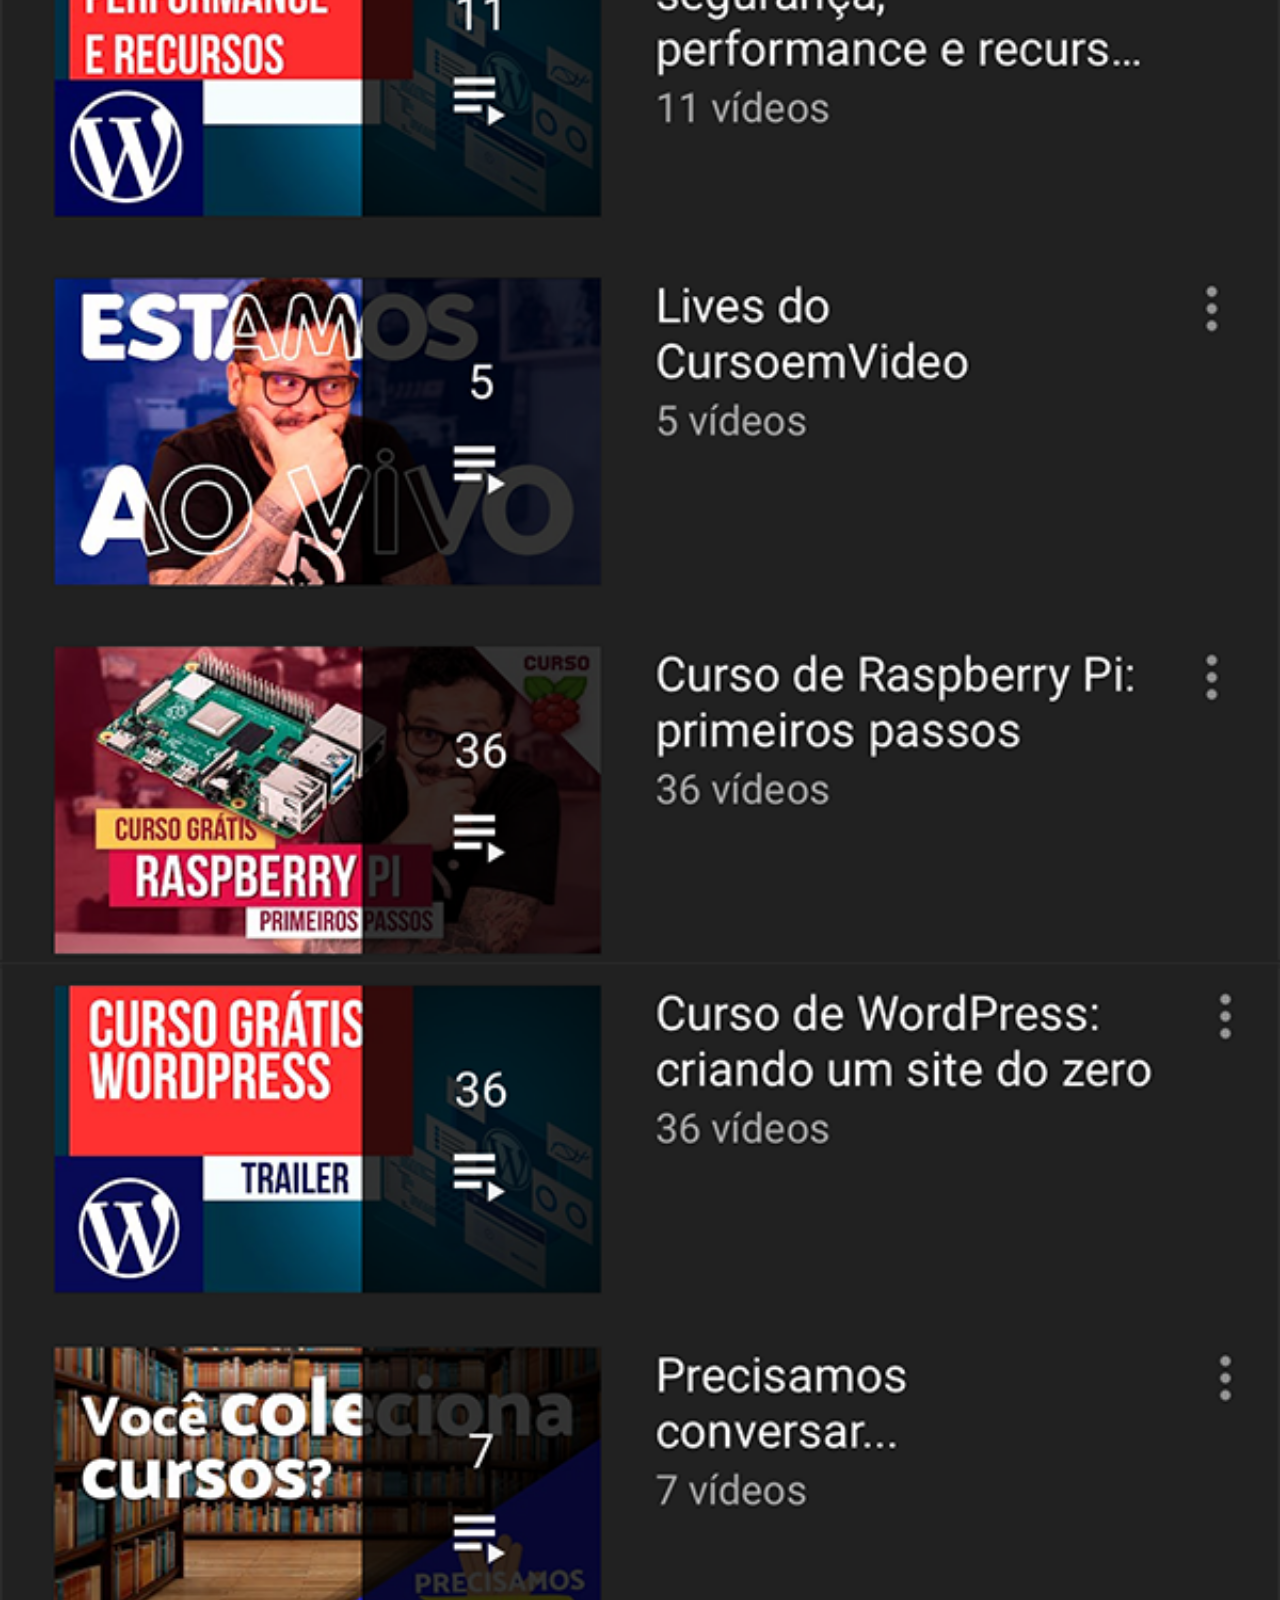
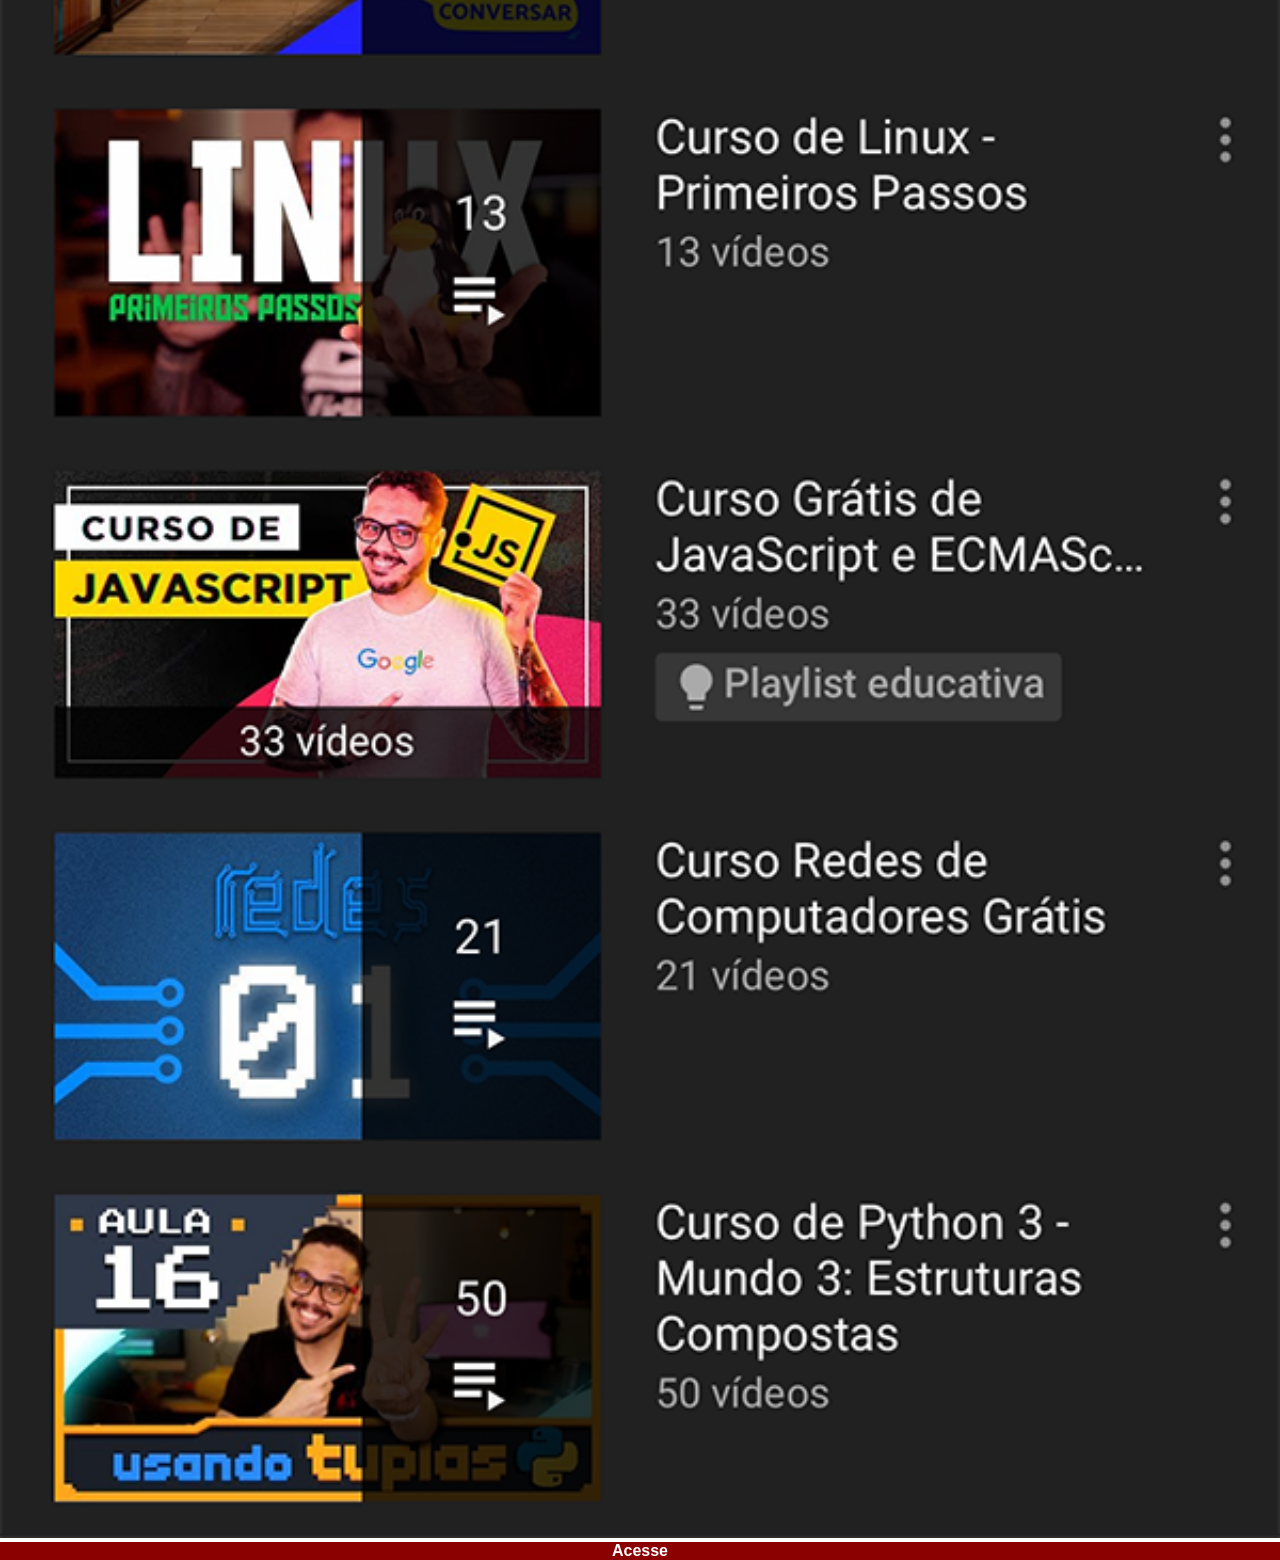
<file: youtube.html>
<!DOCTYPE html>
<html lang="pt-br">
<head>
    <meta charset="UTF-8">
    <meta name="viewport" content="width=device-width, initial-scale=1.0">
    <title>Youtube</title>
    <style>
        * {
            margin: 0px;
            padding: 0px;
            font-family: Arial, Helvetica, sans-serif;
        }
        ::-webkit-scrollbar {
            width: 0;
            height: 0;
        }

        img {
            width: 100vw;

        }
        a{
            display: block;
            background-color: darkred;
            color: white;
            text-align: center;
            font-weight: bolder;
            text-decoration: none;
        }

        a:hover {
            background-color: red;
        }
    </style>
</head>
<body>
    <img src="imagens/tela-youtube.png" alt="Youtube">
    <a href="https://www.youtube.com/@allanthiago1" target="_blank">Acesse</a>
</body>
</html>
</file>
<file: estilos/style.css>
@charset "UTF-8";

 * {
    margin: 0px;
    padding: 0px;
    font-family: Arial, Helvetica, sans-serif;
 }

 html, body{
    height: 100vh;
    width: 100vw;
    background-color: black;
 }
body{
    background: url(../imagens/fundo-madeira.jpg);
    background-size: cover;
    background-attachment: fixed;
}
 main {
    height: 100vh;
    position: relative;
 }
 #telefone {
    position: absolute;
    top: 50%;
    left: 50%;
    transform: translate(-50%,-50%);
    height: 627px;
    width: 311px;
    background: url(../imagens/frame-iphone.png) no-repeat;
 }
 #tela {
    position: relative;
    top: 80px;
    left: 22px;
    height: 470px;
    width: 267px;
 }
#redes-sociais {
    text-align: right;
}

 #redes-sociais  img{
    width: 50px;
    margin: 10px;
    border-radius: 50%;
    box-shadow: 2px 2px 5px rgba(0, 0, 0, 0.400);
    box-sizing: border-box;
 }
 #redes-sociais img:hover {
    border:2px solid rgba(255, 255, 255, 0.637);
    transform: translate(-3px, -3px);
    box-shadow: 5px 5px 10px rgba(0, 0, 0, 0.712);
    transition: transform 0.3s, border 0.4s;
 }
</file>
